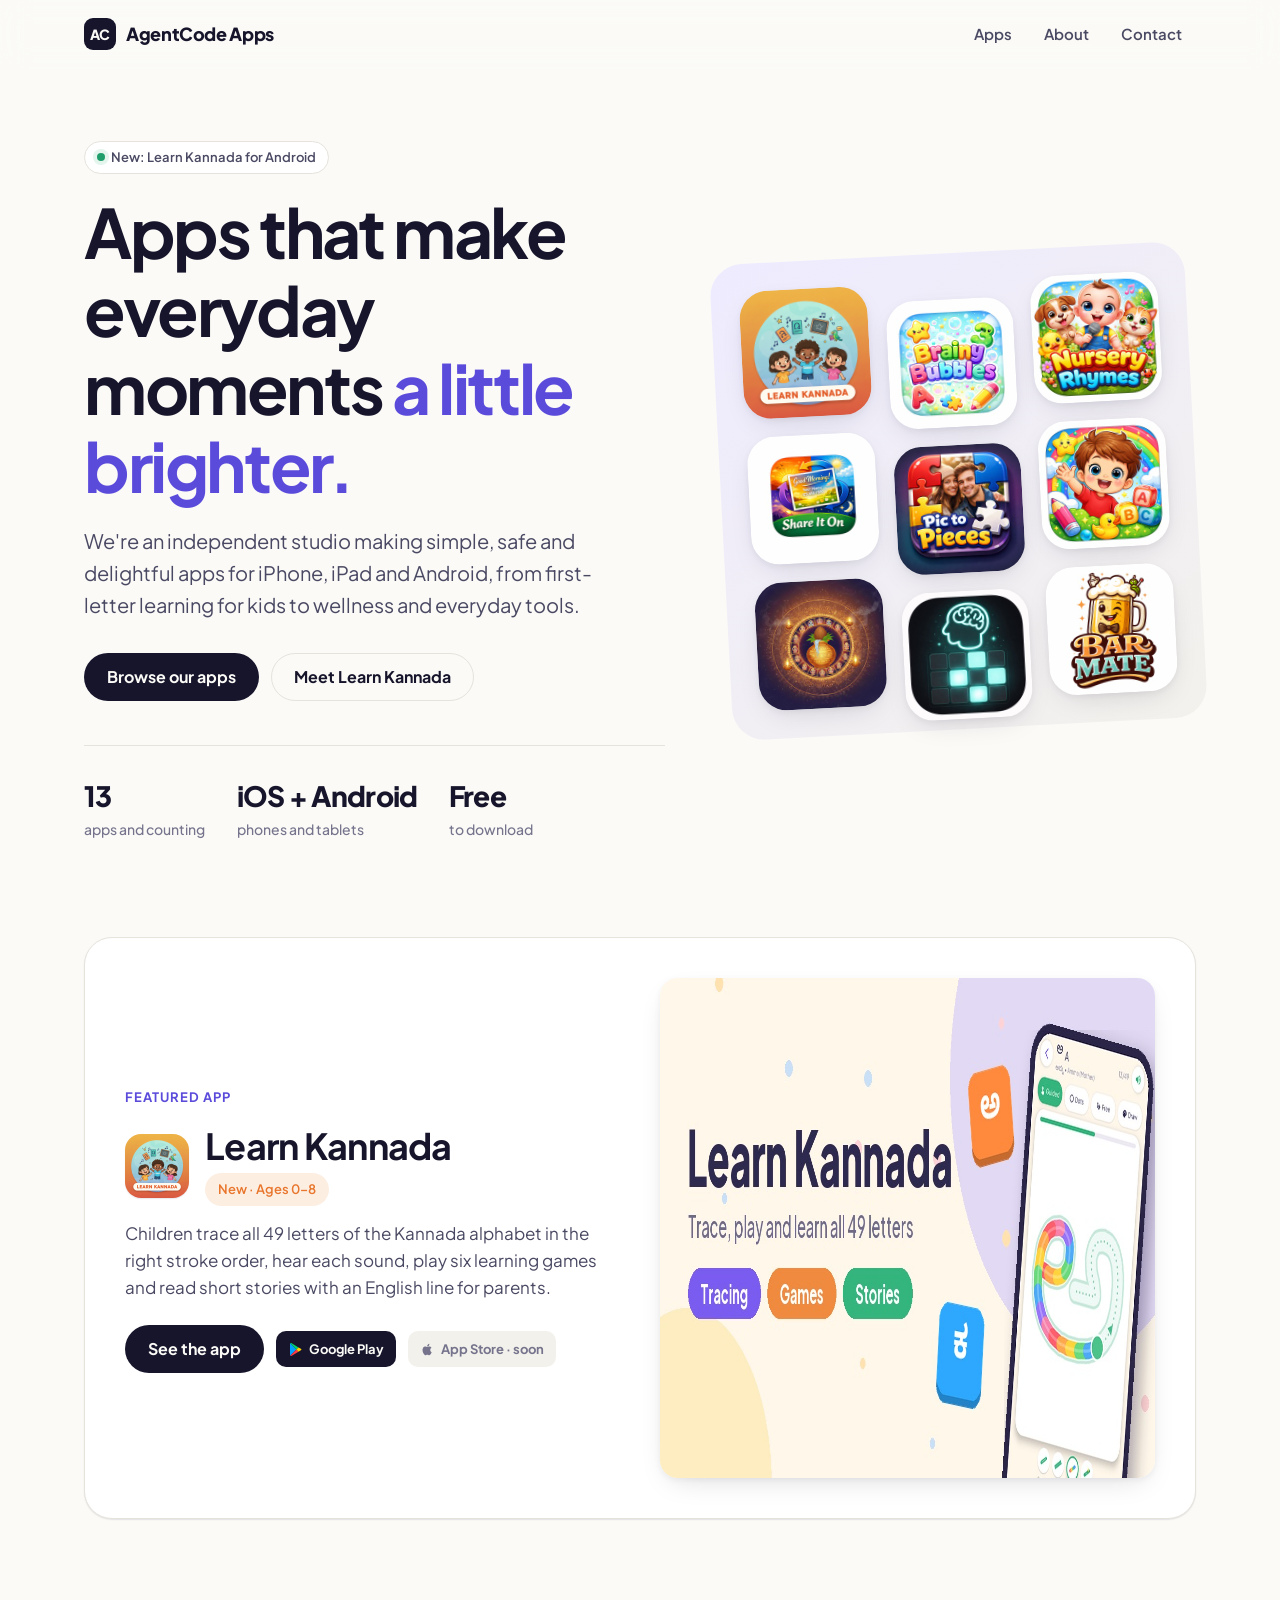
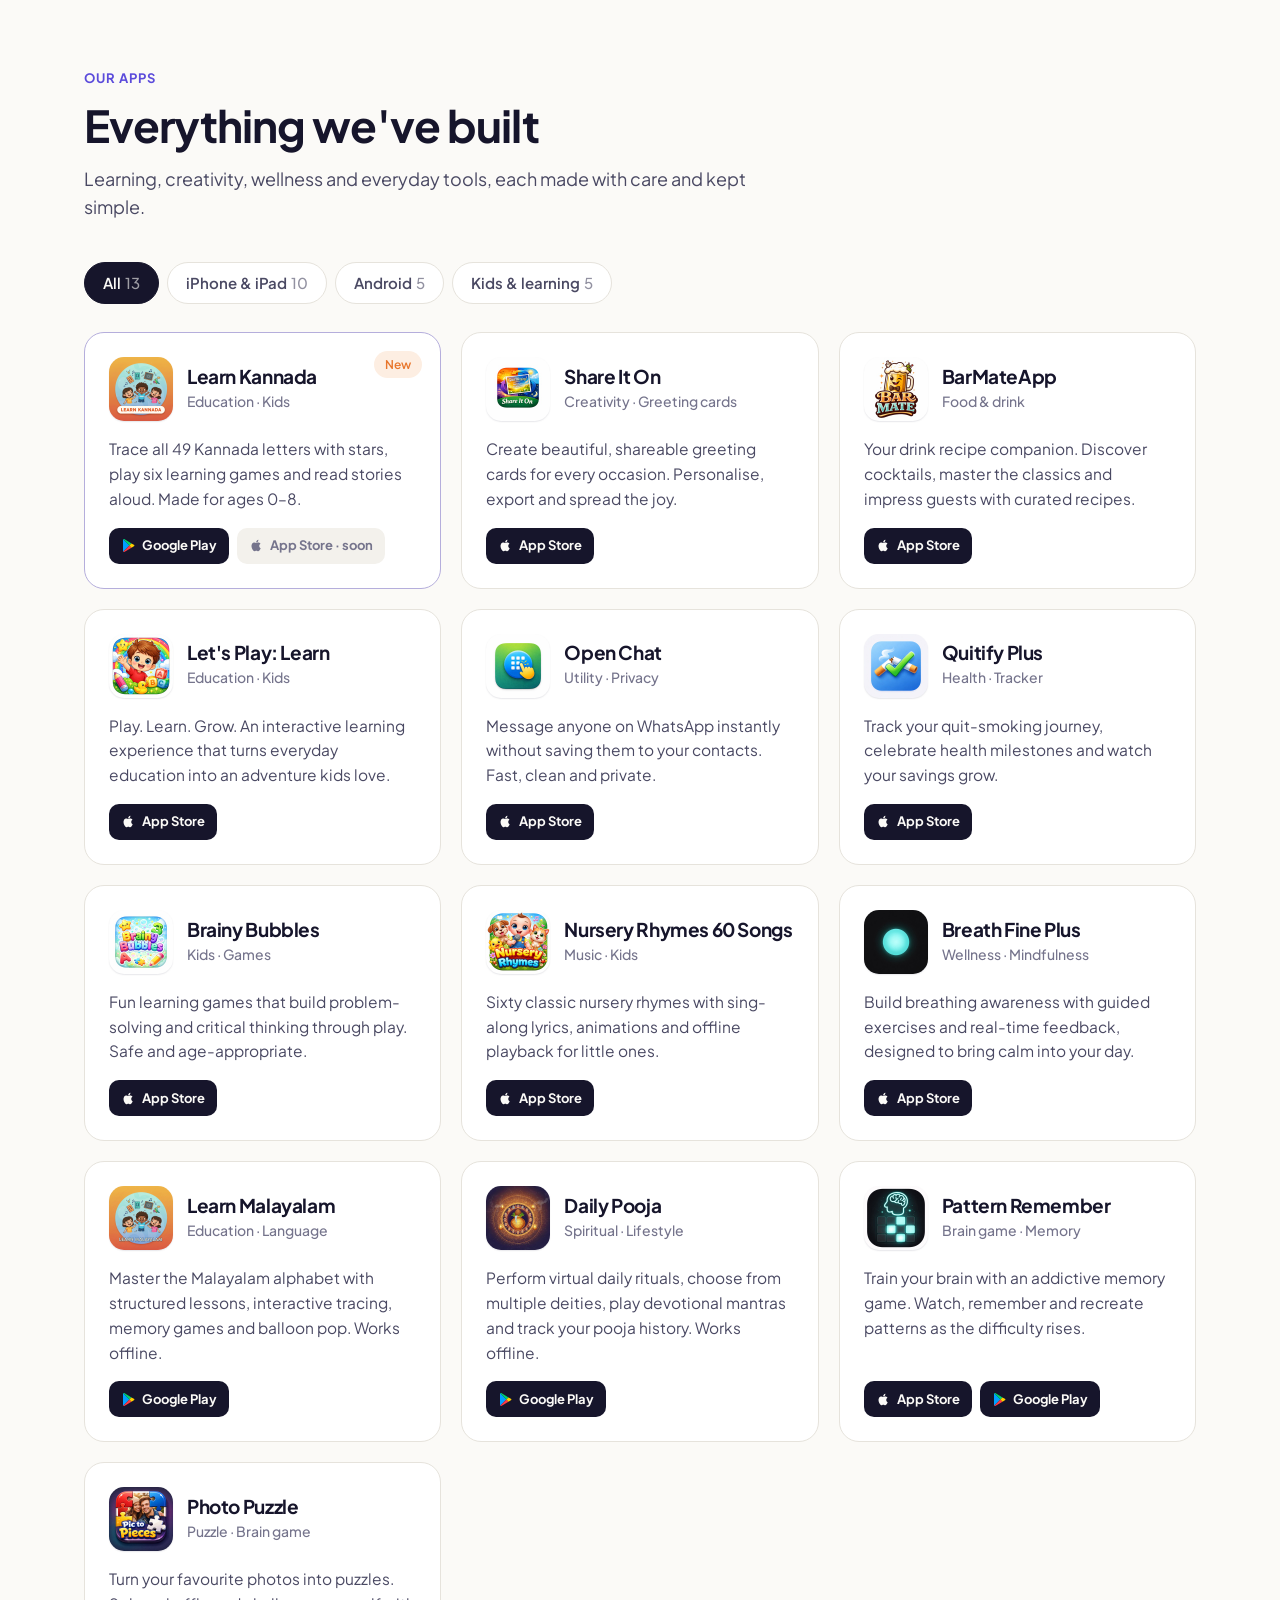
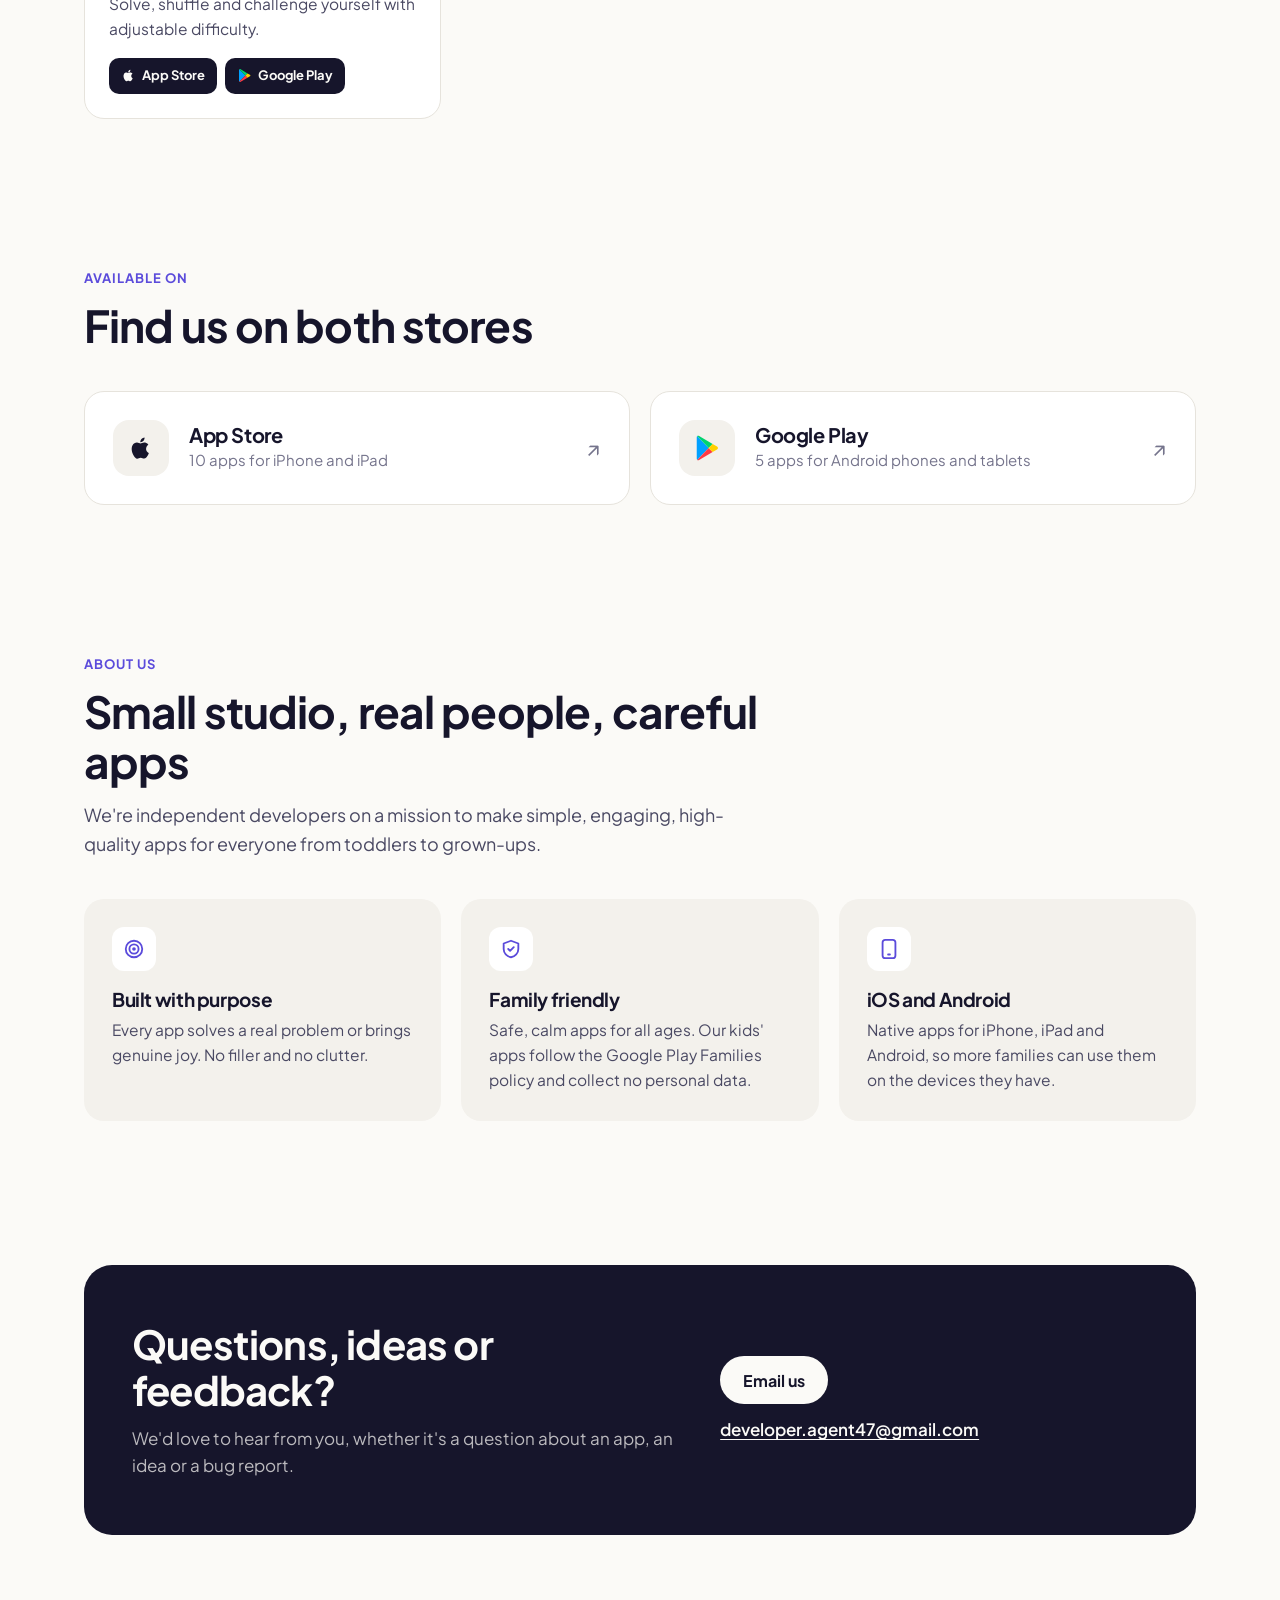
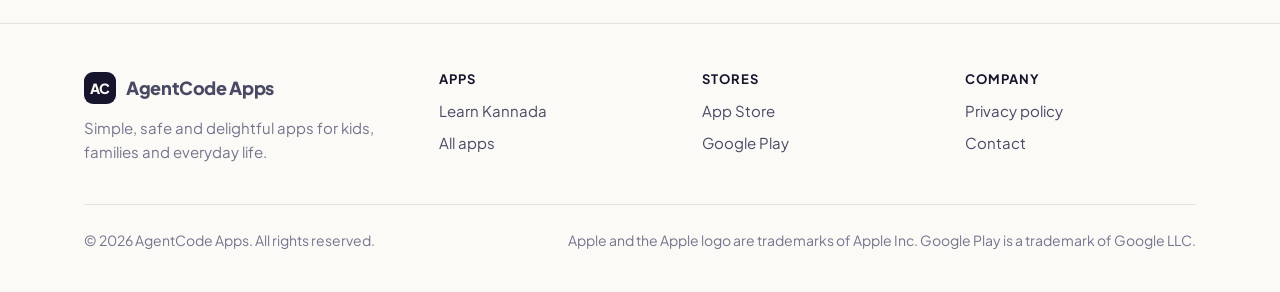
<file: public/index.html>
<!doctype html>
<html lang="en">
<head>
  <meta charset="utf-8">
  <meta name="viewport" content="width=device-width, initial-scale=1">
  <title>AgentCode Apps · Apps for kids, families and everyday life</title>
  <meta name="description" content="AgentCode Apps is an independent studio making simple, safe and delightful apps for iPhone, iPad and Android: learning apps for kids, wellness, creativity and everyday tools.">
  <link rel="canonical" href="https://agentcode-apps.web.app/">
  <meta property="og:type" content="website">
  <meta property="og:title" content="AgentCode Apps">
  <meta property="og:description" content="Simple, safe and delightful apps for kids, families and everyday life, on iOS and Android.">
  <meta property="og:url" content="https://agentcode-apps.web.app/">
  <meta property="og:image" content="https://agentcode-apps.web.app/learn-kannada/img/feature.jpg">
  <meta name="theme-color" content="#fbfaf7" media="(prefers-color-scheme: light)">
  <meta name="theme-color" content="#0f0f1a" media="(prefers-color-scheme: dark)">
  <link rel="icon" href="favicon.svg" type="image/svg+xml">
  <link rel="apple-touch-icon" href="apple-touch-icon.png">
  <link rel="preconnect" href="https://fonts.googleapis.com">
  <link rel="preconnect" href="https://fonts.gstatic.com" crossorigin>
  <link href="https://fonts.googleapis.com/css2?family=Plus+Jakarta+Sans:wght@400;500;600;700;800&display=swap" rel="stylesheet">
  <link rel="stylesheet" href="assets/site.css">
  <style>
    /* Hero */
    .hero { padding: 72px 0 40px; position: relative; }
    .hero-grid { display: grid; grid-template-columns: 1.1fr .9fr; gap: 56px; align-items: center; }
    .hero h1 { font-size: clamp(40px, 6.4vw, 68px); letter-spacing: -0.035em; margin-top: 18px; }
    .hero h1 em { font-style: normal; color: var(--accent); }
    .hero-lede { font-size: clamp(18px, 2vw, 20px); color: var(--ink-2); margin-top: 20px; max-width: 540px; }
    .hero-cta { display: flex; flex-wrap: wrap; gap: 12px; margin-top: 32px; }
    .hero-stats { display: flex; flex-wrap: wrap; gap: 32px; margin-top: 44px; padding-top: 28px; border-top: 1px solid var(--line); }
    .hero-stats div { display: flex; flex-direction: column; }
    .hero-stats b { font-size: 28px; font-weight: 800; letter-spacing: -0.03em; }
    .hero-stats span { color: var(--ink-3); font-size: 14px; font-weight: 500; }
    .icon-wall { position: relative; display: grid; grid-template-columns: repeat(3, 1fr); gap: 18px; padding: 28px; border-radius: 32px; background: linear-gradient(145deg, var(--accent-soft), var(--surface-2)); transform: rotate(-3deg); }
    .icon-wall img { width: 100%; aspect-ratio: 1; border-radius: 22%; box-shadow: var(--shadow-md); background: var(--surface); }
    .icon-wall img:nth-child(3n+2) { transform: translateY(18px); }
    @media (max-width: 900px) {
      .hero { padding-top: 40px; }
      .hero-grid { grid-template-columns: 1fr; gap: 40px; }
      .icon-wall { max-width: 420px; transform: rotate(-2deg); gap: 14px; padding: 20px; }
    }
    @media (max-width: 640px) { .icon-wall { max-width: 300px; margin: 0 auto; gap: 12px; padding: 16px; border-radius: 24px; } .hero-stats { gap: 20px 28px; } .hero-stats b { font-size: 24px; } }

    /* Featured */
    .feature-card { display: grid; grid-template-columns: 1fr 1fr; align-items: center; gap: 40px; padding: 40px; border-radius: 28px; background: var(--surface); border: 1px solid var(--line); box-shadow: var(--shadow-sm); overflow: hidden; }
    .feature-card .ft-head { display: flex; align-items: center; gap: 16px; margin: 16px 0 14px; }
    .feature-card .ft-head img { width: 64px; height: 64px; border-radius: 16px; box-shadow: var(--shadow-sm); }
    .feature-card h2 { font-size: clamp(26px, 3.4vw, 36px); }
    .feature-card p { color: var(--ink-2); }
    .feature-card .feature-art { border-radius: 18px; overflow: hidden; box-shadow: var(--shadow-md); }
    .feature-card .ft-actions { display: flex; flex-wrap: wrap; align-items: center; gap: 12px; margin-top: 24px; }
    .tag-new { background: var(--orange-soft); color: var(--orange); border-color: transparent; }
    @media (max-width: 860px) { .feature-card { grid-template-columns: 1fr; padding: 24px; gap: 24px; } .feature-card .feature-art { order: -1; } }

    /* Filters */
    .filters { display: flex; flex-wrap: wrap; gap: 8px; margin-bottom: 28px; }
    .filters button { font: inherit; font-size: 15px; font-weight: 600; min-height: 42px; padding: 0 18px; border-radius: 999px; border: 1px solid var(--line); background: var(--surface); color: var(--ink-2); cursor: pointer; }
    .filters button:hover { color: var(--ink); border-color: var(--ink-3); }
    .filters button[aria-pressed="true"] { background: var(--ink); color: var(--bg); border-color: var(--ink); }
    .filters .count { opacity: .6; font-weight: 500; margin-left: 4px; }

    /* App grid */
    .app-grid { display: grid; grid-template-columns: repeat(3, 1fr); gap: 20px; list-style: none; margin: 0; padding: 0; }
    .app-card { position: relative; display: flex; flex-direction: column; gap: 16px; padding: 24px; border-radius: var(--radius); background: var(--surface); border: 1px solid var(--line); transition: transform .2s, box-shadow .2s, border-color .2s; }
    .app-card:hover { transform: translateY(-3px); box-shadow: var(--shadow-md); border-color: transparent; }
    .app-card[hidden] { display: none; }
    .app-top { display: flex; align-items: center; gap: 14px; }
    .app-icon { width: 64px; height: 64px; border-radius: 15px; flex: none; box-shadow: var(--shadow-sm); background: var(--surface-2); }
    .app-card h3 { font-size: 19px; }
    .app-card h3 a { color: inherit; text-decoration: none; }
    .app-card h3 a::after { content: ""; position: absolute; inset: 0; border-radius: inherit; }
    .app-cat { font-size: 14px; color: var(--ink-3); font-weight: 500; margin-top: 2px; }
    .app-desc { color: var(--ink-2); font-size: 15.5px; flex: 1; }
    .app-stores { display: flex; flex-wrap: wrap; gap: 8px; position: relative; z-index: 1; }
    .app-card .pill { position: absolute; top: 18px; right: 18px; font-size: 12px; padding: 3px 10px; }
    .app-card.is-featured { border-color: color-mix(in srgb, var(--accent) 35%, var(--line)); }
    .app-more { font-size: 14px; font-weight: 700; color: var(--accent); }
    @media (max-width: 960px) { .app-grid { grid-template-columns: repeat(2, 1fr); } }
    @media (max-width: 620px) { .app-grid { grid-template-columns: 1fr; } .app-card { padding: 20px; } }

    /* Platforms */
    .platforms { display: grid; grid-template-columns: 1fr 1fr; gap: 20px; }
    .platform { display: flex; align-items: center; gap: 20px; padding: 28px; border-radius: var(--radius); background: var(--surface); border: 1px solid var(--line); text-decoration: none; color: var(--ink); transition: box-shadow .2s, transform .2s; }
    .platform:hover { box-shadow: var(--shadow-md); transform: translateY(-2px); }
    .platform .p-logo { width: 56px; height: 56px; border-radius: 16px; display: grid; place-items: center; background: var(--surface-2); flex: none; }
    .platform .p-logo svg { width: 28px; height: 28px; }
    .platform h3 { font-size: 20px; }
    .platform p { color: var(--ink-3); font-size: 15px; margin-top: 2px; }
    .platform .arrow { margin-left: auto; font-size: 22px; color: var(--ink-3); }
    @media (max-width: 720px) { .platforms { grid-template-columns: 1fr; } .platform { padding: 20px; } }

    /* Values */
    .values { display: grid; grid-template-columns: repeat(3, 1fr); gap: 20px; }
    .value { padding: 28px; border-radius: var(--radius); background: var(--surface-2); }
    .value .v-ico { width: 44px; height: 44px; border-radius: 12px; display: grid; place-items: center; background: var(--surface); margin-bottom: 18px; }
    .value .v-ico svg { width: 22px; height: 22px; stroke: var(--accent); }
    .value h3 { font-size: 19px; }
    .value p { color: var(--ink-2); margin-top: 8px; font-size: 15.5px; }
    @media (max-width: 860px) { .values { grid-template-columns: 1fr; } }

    /* Contact band */
    .contact { border-radius: 28px; padding: 56px 48px; background: var(--ink); color: var(--bg); display: grid; grid-template-columns: 1.3fr 1fr; gap: 32px; align-items: center; }
    .contact h2 { color: var(--bg); font-size: clamp(28px, 4vw, 40px); }
    .contact p { color: color-mix(in srgb, var(--bg) 72%, transparent); margin-top: 12px; }
    .contact .contact-actions { display: flex; flex-direction: column; gap: 12px; align-items: flex-start; }
    .contact .btn-primary { background: var(--bg); color: var(--ink); }
    .contact .mail { color: var(--bg); font-weight: 600; word-break: break-all; }
    @media (max-width: 820px) { .contact { grid-template-columns: 1fr; padding: 36px 24px; } }
  </style>
</head>
<body>
  <a class="skip-link" href="#main">Skip to content</a>

  <header class="site-header">
    <nav class="container nav" aria-label="Main">
      <a class="brand" href="./" aria-label="AgentCode Apps home"><span class="brand-mark" aria-hidden="true">AC</span>AgentCode Apps</a>
      <ul class="nav-links">
        <li><a href="#apps">Apps</a></li>
        <li class="hide-sm"><a href="#about">About</a></li>
        <li><a href="#contact">Contact</a></li>
      </ul>
    </nav>
  </header>

  <main id="main">
    <!-- Hero -->
    <section class="hero">
      <div class="container hero-grid">
        <div>
          <span class="pill"><span class="dot" aria-hidden="true"></span> New: Learn Kannada for Android</span>
          <h1>Apps that make everyday moments <em>a little brighter.</em></h1>
          <p class="hero-lede">We're an independent studio making simple, safe and delightful apps for iPhone, iPad and Android, from first-letter learning for kids to wellness and everyday tools.</p>
          <div class="hero-cta">
            <a class="btn btn-primary" href="#apps">Browse our apps</a>
            <a class="btn btn-ghost" href="learn-kannada/">Meet Learn Kannada</a>
          </div>
          <div class="hero-stats">
            <div><b>13</b><span>apps and counting</span></div>
            <div><b>iOS + Android</b><span>phones and tablets</span></div>
            <div><b>Free</b><span>to download</span></div>
          </div>
        </div>
        <div class="icon-wall" aria-hidden="true">
          <img src="assets/icons/learn-kannada.png" alt="" width="128" height="128">
          <img src="assets/icons/brainy-bubbles.jpg" alt="" width="128" height="128">
          <img src="assets/icons/nursery-rhymes.jpg" alt="" width="128" height="128">
          <img src="assets/icons/share-it-on.jpg" alt="" width="128" height="128">
          <img src="assets/icons/photo-puzzle.jpg" alt="" width="128" height="128">
          <img src="assets/icons/lets-play-learn.jpg" alt="" width="128" height="128">
          <img src="assets/icons/daily-pooja.jpg" alt="" width="128" height="128">
          <img src="assets/icons/pattern-remember.jpg" alt="" width="128" height="128">
          <img src="assets/icons/barmate.jpg" alt="" width="128" height="128">
        </div>
      </div>
    </section>

    <!-- Featured -->
    <section class="section-tight" aria-labelledby="featured-title">
      <div class="container">
        <div class="feature-card">
          <div>
            <span class="eyebrow">Featured app</span>
            <div class="ft-head">
              <img src="assets/icons/learn-kannada.png" alt="" width="64" height="64">
              <div>
                <h2 id="featured-title">Learn Kannada</h2>
                <span class="pill tag-new" style="margin-top:6px">New · Ages 0–8</span>
              </div>
            </div>
            <p>Children trace all 49 letters of the Kannada alphabet in the right stroke order, hear each sound, play six learning games and read short stories with an English line for parents.</p>
            <div class="ft-actions">
              <a class="btn btn-primary" href="learn-kannada/">See the app</a>
              <a class="store-chip" href="https://play.google.com/store/apps/details?id=com.agentcode47.learnkannada" rel="noopener" target="_blank"><svg viewBox="0 0 24 24" aria-hidden="true"><use href="#i-play"/></svg>Google Play</a>
              <span class="store-chip is-soon"><svg viewBox="0 0 24 24" aria-hidden="true"><use href="#i-apple"/></svg>App Store · soon</span>
            </div>
          </div>
          <a class="feature-art" href="learn-kannada/" tabindex="-1" aria-hidden="true">
            <img src="learn-kannada/img/feature.jpg" alt="" width="1024" height="500" loading="lazy">
          </a>
        </div>
      </div>
    </section>

    <!-- Apps -->
    <section class="section" id="apps" aria-labelledby="apps-title">
      <div class="container">
        <div class="section-head">
          <span class="eyebrow">Our apps</span>
          <h2 id="apps-title">Everything we've built</h2>
          <p>Learning, creativity, wellness and everyday tools, each made with care and kept simple.</p>
        </div>

        <div class="filters" role="group" aria-label="Filter apps">
          <button type="button" data-filter="all" aria-pressed="true">All<span class="count">13</span></button>
          <button type="button" data-filter="ios" aria-pressed="false">iPhone &amp; iPad<span class="count">10</span></button>
          <button type="button" data-filter="android" aria-pressed="false">Android<span class="count">5</span></button>
          <button type="button" data-filter="kids" aria-pressed="false">Kids &amp; learning<span class="count">5</span></button>
        </div>
        <p class="visually-hidden" id="filter-status" aria-live="polite"></p>

        <ul class="app-grid" id="app-grid">
          <li class="app-card is-featured" data-platform="android" data-tags="kids">
            <span class="pill tag-new">New</span>
            <div class="app-top">
              <img class="app-icon" src="assets/icons/learn-kannada.png" alt="" width="64" height="64" loading="lazy">
              <div><h3><a href="learn-kannada/">Learn Kannada</a></h3><p class="app-cat">Education · Kids</p></div>
            </div>
            <p class="app-desc">Trace all 49 Kannada letters with stars, play six learning games and read stories aloud. Made for ages 0–8.</p>
            <div class="app-stores">
              <a class="store-chip" href="https://play.google.com/store/apps/details?id=com.agentcode47.learnkannada" rel="noopener" target="_blank"><svg viewBox="0 0 24 24" aria-hidden="true"><use href="#i-play"/></svg>Google Play</a>
              <span class="store-chip is-soon"><svg viewBox="0 0 24 24" aria-hidden="true"><use href="#i-apple"/></svg>App Store · soon</span>
            </div>
          </li>

          <li class="app-card" data-platform="ios" data-tags="">
            <div class="app-top">
              <img class="app-icon" src="assets/icons/share-it-on.jpg" alt="" width="64" height="64" loading="lazy">
              <div><h3>Share It On</h3><p class="app-cat">Creativity · Greeting cards</p></div>
            </div>
            <p class="app-desc">Create beautiful, shareable greeting cards for every occasion. Personalise, export and spread the joy.</p>
            <div class="app-stores">
              <a class="store-chip" href="https://apps.apple.com/us/app/share-it-on/id6759092758" rel="noopener" target="_blank"><svg viewBox="0 0 24 24" aria-hidden="true"><use href="#i-apple"/></svg>App Store</a>
            </div>
          </li>

          <li class="app-card" data-platform="ios" data-tags="">
            <div class="app-top">
              <img class="app-icon" src="assets/icons/barmate.jpg" alt="" width="64" height="64" loading="lazy">
              <div><h3>BarMateApp</h3><p class="app-cat">Food &amp; drink</p></div>
            </div>
            <p class="app-desc">Your drink recipe companion. Discover cocktails, master the classics and impress guests with curated recipes.</p>
            <div class="app-stores">
              <a class="store-chip" href="https://apps.apple.com/us/app/barmateapp/id6758566827" rel="noopener" target="_blank"><svg viewBox="0 0 24 24" aria-hidden="true"><use href="#i-apple"/></svg>App Store</a>
            </div>
          </li>

          <li class="app-card" data-platform="ios" data-tags="kids">
            <div class="app-top">
              <img class="app-icon" src="assets/icons/lets-play-learn.jpg" alt="" width="64" height="64" loading="lazy">
              <div><h3>Let's Play: Learn</h3><p class="app-cat">Education · Kids</p></div>
            </div>
            <p class="app-desc">Play. Learn. Grow. An interactive learning experience that turns everyday education into an adventure kids love.</p>
            <div class="app-stores">
              <a class="store-chip" href="https://apps.apple.com/us/app/lets-play-learn/id6758079373" rel="noopener" target="_blank"><svg viewBox="0 0 24 24" aria-hidden="true"><use href="#i-apple"/></svg>App Store</a>
            </div>
          </li>

          <li class="app-card" data-platform="ios" data-tags="">
            <div class="app-top">
              <img class="app-icon" src="assets/icons/open-chat.jpg" alt="" width="64" height="64" loading="lazy">
              <div><h3>Open Chat</h3><p class="app-cat">Utility · Privacy</p></div>
            </div>
            <p class="app-desc">Message anyone on WhatsApp instantly without saving them to your contacts. Fast, clean and private.</p>
            <div class="app-stores">
              <a class="store-chip" href="https://apps.apple.com/us/app/open-chat-without-saving/id6758138323" rel="noopener" target="_blank"><svg viewBox="0 0 24 24" aria-hidden="true"><use href="#i-apple"/></svg>App Store</a>
            </div>
          </li>

          <li class="app-card" data-platform="ios" data-tags="">
            <div class="app-top">
              <img class="app-icon" src="assets/icons/quitify-plus.jpg" alt="" width="64" height="64" loading="lazy">
              <div><h3>Quitify Plus</h3><p class="app-cat">Health · Tracker</p></div>
            </div>
            <p class="app-desc">Track your quit-smoking journey, celebrate health milestones and watch your savings grow.</p>
            <div class="app-stores">
              <a class="store-chip" href="https://apps.apple.com/us/app/quitify-plus/id6757913553" rel="noopener" target="_blank"><svg viewBox="0 0 24 24" aria-hidden="true"><use href="#i-apple"/></svg>App Store</a>
            </div>
          </li>

          <li class="app-card" data-platform="ios" data-tags="kids">
            <div class="app-top">
              <img class="app-icon" src="assets/icons/brainy-bubbles.jpg" alt="" width="64" height="64" loading="lazy">
              <div><h3>Brainy Bubbles</h3><p class="app-cat">Kids · Games</p></div>
            </div>
            <p class="app-desc">Fun learning games that build problem-solving and critical thinking through play. Safe and age-appropriate.</p>
            <div class="app-stores">
              <a class="store-chip" href="https://apps.apple.com/us/app/brainy-bubbles/id6757952775" rel="noopener" target="_blank"><svg viewBox="0 0 24 24" aria-hidden="true"><use href="#i-apple"/></svg>App Store</a>
            </div>
          </li>

          <li class="app-card" data-platform="ios" data-tags="kids">
            <div class="app-top">
              <img class="app-icon" src="assets/icons/nursery-rhymes.jpg" alt="" width="64" height="64" loading="lazy">
              <div><h3>Nursery Rhymes 60 Songs</h3><p class="app-cat">Music · Kids</p></div>
            </div>
            <p class="app-desc">Sixty classic nursery rhymes with sing-along lyrics, animations and offline playback for little ones.</p>
            <div class="app-stores">
              <a class="store-chip" href="https://apps.apple.com/us/app/nursery-rhymes-60-songs/id6757390639" rel="noopener" target="_blank"><svg viewBox="0 0 24 24" aria-hidden="true"><use href="#i-apple"/></svg>App Store</a>
            </div>
          </li>

          <li class="app-card" data-platform="ios" data-tags="">
            <div class="app-top">
              <img class="app-icon" src="assets/icons/breath-fine-plus.jpg" alt="" width="64" height="64" loading="lazy">
              <div><h3>Breath Fine Plus</h3><p class="app-cat">Wellness · Mindfulness</p></div>
            </div>
            <p class="app-desc">Build breathing awareness with guided exercises and real-time feedback, designed to bring calm into your day.</p>
            <div class="app-stores">
              <a class="store-chip" href="https://apps.apple.com/us/app/breath-fine-plus/id6757753190" rel="noopener" target="_blank"><svg viewBox="0 0 24 24" aria-hidden="true"><use href="#i-apple"/></svg>App Store</a>
            </div>
          </li>

          <li class="app-card" data-platform="android" data-tags="kids">
            <div class="app-top">
              <img class="app-icon" src="assets/icons/learn-malayalam.jpg" alt="" width="64" height="64" loading="lazy">
              <div><h3>Learn Malayalam</h3><p class="app-cat">Education · Language</p></div>
            </div>
            <p class="app-desc">Master the Malayalam alphabet with structured lessons, interactive tracing, memory games and balloon pop. Works offline.</p>
            <div class="app-stores">
              <a class="store-chip" href="https://play.google.com/store/apps/details?id=com.agentcode47.malayalamlearning" rel="noopener" target="_blank"><svg viewBox="0 0 24 24" aria-hidden="true"><use href="#i-play"/></svg>Google Play</a>
            </div>
          </li>

          <li class="app-card" data-platform="android" data-tags="">
            <div class="app-top">
              <img class="app-icon" src="assets/icons/daily-pooja.jpg" alt="" width="64" height="64" loading="lazy">
              <div><h3>Daily Pooja</h3><p class="app-cat">Spiritual · Lifestyle</p></div>
            </div>
            <p class="app-desc">Perform virtual daily rituals, choose from multiple deities, play devotional mantras and track your pooja history. Works offline.</p>
            <div class="app-stores">
              <a class="store-chip" href="https://play.google.com/store/apps/details?id=com.agentcode47.dailypooja" rel="noopener" target="_blank"><svg viewBox="0 0 24 24" aria-hidden="true"><use href="#i-play"/></svg>Google Play</a>
            </div>
          </li>

          <li class="app-card" data-platform="ios android" data-tags="">
            <div class="app-top">
              <img class="app-icon" src="assets/icons/pattern-remember.jpg" alt="" width="64" height="64" loading="lazy">
              <div><h3>Pattern Remember</h3><p class="app-cat">Brain game · Memory</p></div>
            </div>
            <p class="app-desc">Train your brain with an addictive memory game. Watch, remember and recreate patterns as the difficulty rises.</p>
            <div class="app-stores">
              <a class="store-chip" href="https://apps.apple.com/us/app/pattern-remember-memory-game/id6760246144" rel="noopener" target="_blank"><svg viewBox="0 0 24 24" aria-hidden="true"><use href="#i-apple"/></svg>App Store</a>
              <a class="store-chip" href="https://play.google.com/store/apps/details?id=com.agentcode7.memorygame" rel="noopener" target="_blank"><svg viewBox="0 0 24 24" aria-hidden="true"><use href="#i-play"/></svg>Google Play</a>
            </div>
          </li>

          <li class="app-card" data-platform="ios android" data-tags="">
            <div class="app-top">
              <img class="app-icon" src="assets/icons/photo-puzzle.jpg" alt="" width="64" height="64" loading="lazy">
              <div><h3>Photo Puzzle</h3><p class="app-cat">Puzzle · Brain game</p></div>
            </div>
            <p class="app-desc">Turn your favourite photos into puzzles. Solve, shuffle and challenge yourself with adjustable difficulty.</p>
            <div class="app-stores">
              <a class="store-chip" href="https://apps.apple.com/us/app/pictopieces/id6759856769" rel="noopener" target="_blank"><svg viewBox="0 0 24 24" aria-hidden="true"><use href="#i-apple"/></svg>App Store</a>
              <a class="store-chip" href="https://play.google.com/store/apps/details?id=com.agentcode47.photopuzzle" rel="noopener" target="_blank"><svg viewBox="0 0 24 24" aria-hidden="true"><use href="#i-play"/></svg>Google Play</a>
            </div>
          </li>
        </ul>
      </div>
    </section>

    <!-- Platforms -->
    <section class="section-tight" id="platforms" aria-labelledby="platforms-title">
      <div class="container">
        <div class="section-head">
          <span class="eyebrow">Available on</span>
          <h2 id="platforms-title">Find us on both stores</h2>
        </div>
        <div class="platforms">
          <a class="platform" href="https://apps.apple.com/us/developer/chill-guy/id1856081124" rel="noopener" target="_blank">
            <span class="p-logo"><svg viewBox="0 0 24 24" aria-hidden="true" style="color:var(--ink)"><use href="#i-apple"/></svg></span>
            <span><h3>App Store</h3><p>10 apps for iPhone and iPad</p></span>
            <span class="arrow" aria-hidden="true">↗</span>
          </a>
          <a class="platform" href="https://play.google.com/store/apps/developer?id=AgentCodeApps" rel="noopener" target="_blank">
            <span class="p-logo"><svg viewBox="0 0 24 24" aria-hidden="true"><use href="#i-play"/></svg></span>
            <span><h3>Google Play</h3><p>5 apps for Android phones and tablets</p></span>
            <span class="arrow" aria-hidden="true">↗</span>
          </a>
        </div>
      </div>
    </section>

    <!-- About -->
    <section class="section" id="about" aria-labelledby="about-title">
      <div class="container">
        <div class="section-head">
          <span class="eyebrow">About us</span>
          <h2 id="about-title">Small studio, real people, careful apps</h2>
          <p>We're independent developers on a mission to make simple, engaging, high-quality apps for everyone from toddlers to grown-ups.</p>
        </div>
        <div class="values">
          <div class="value">
            <div class="v-ico"><svg viewBox="0 0 24 24" fill="none" stroke-width="2" stroke-linecap="round" stroke-linejoin="round" aria-hidden="true"><circle cx="12" cy="12" r="9"/><circle cx="12" cy="12" r="5"/><circle cx="12" cy="12" r="1"/></svg></div>
            <h3>Built with purpose</h3>
            <p>Every app solves a real problem or brings genuine joy. No filler and no clutter.</p>
          </div>
          <div class="value">
            <div class="v-ico"><svg viewBox="0 0 24 24" fill="none" stroke-width="2" stroke-linecap="round" stroke-linejoin="round" aria-hidden="true"><path d="M12 3l8 3v6c0 4.5-3.4 8.3-8 9-4.6-.7-8-4.5-8-9V6l8-3z"/><path d="M9 12l2 2 4-4"/></svg></div>
            <h3>Family friendly</h3>
            <p>Safe, calm apps for all ages. Our kids' apps follow the Google Play Families policy and collect no personal data.</p>
          </div>
          <div class="value">
            <div class="v-ico"><svg viewBox="0 0 24 24" fill="none" stroke-width="2" stroke-linecap="round" stroke-linejoin="round" aria-hidden="true"><rect x="5" y="2" width="14" height="20" rx="3"/><path d="M11 18h2"/></svg></div>
            <h3>iOS and Android</h3>
            <p>Native apps for iPhone, iPad and Android, so more families can use them on the devices they have.</p>
          </div>
        </div>
      </div>
    </section>

    <!-- Contact -->
    <section class="section-tight" id="contact" aria-labelledby="contact-title" style="padding-bottom:88px">
      <div class="container">
        <div class="contact">
          <div>
            <h2 id="contact-title">Questions, ideas or feedback?</h2>
            <p>We'd love to hear from you, whether it's a question about an app, an idea or a bug report.</p>
          </div>
          <div class="contact-actions">
            <a class="btn btn-primary" href="mailto:developer.agent47@gmail.com">Email us</a>
            <a class="mail" href="mailto:developer.agent47@gmail.com">developer.agent47@gmail.com</a>
          </div>
        </div>
      </div>
    </section>
  </main>

  <footer class="site-footer">
    <div class="container">
      <div class="footer-grid">
        <div class="footer-about">
          <a class="brand" href="./"><span class="brand-mark" aria-hidden="true">AC</span>AgentCode Apps</a>
          <p>Simple, safe and delightful apps for kids, families and everyday life.</p>
        </div>
        <div>
          <h3>Apps</h3>
          <ul>
            <li><a href="learn-kannada/">Learn Kannada</a></li>
            <li><a href="#apps">All apps</a></li>
          </ul>
        </div>
        <div>
          <h3>Stores</h3>
          <ul>
            <li><a href="https://apps.apple.com/us/developer/chill-guy/id1856081124" rel="noopener" target="_blank">App Store</a></li>
            <li><a href="https://play.google.com/store/apps/developer?id=AgentCodeApps" rel="noopener" target="_blank">Google Play</a></li>
          </ul>
        </div>
        <div>
          <h3>Company</h3>
          <ul>
            <li><a href="privacy">Privacy policy</a></li>
            <li><a href="mailto:developer.agent47@gmail.com">Contact</a></li>
          </ul>
        </div>
      </div>
      <div class="footer-bottom">
        <span>© 2026 AgentCode Apps. All rights reserved.</span>
        <span>Apple and the Apple logo are trademarks of Apple Inc. Google Play is a trademark of Google LLC.</span>
      </div>
    </div>
  </footer>

  <!-- Shared icons -->
  <svg width="0" height="0" style="position:absolute" aria-hidden="true">
    <symbol id="i-apple" viewBox="0 0 24 24"><path fill="currentColor" d="M16.37 12.6c-.02-2.3 1.88-3.4 1.96-3.46-1.07-1.56-2.73-1.78-3.32-1.8-1.41-.14-2.76.83-3.48.83-.72 0-1.82-.81-3-.79-1.54.02-2.96.9-3.76 2.28-1.6 2.78-.41 6.9 1.15 9.16.76 1.1 1.67 2.34 2.86 2.3 1.15-.05 1.58-.74 2.97-.74 1.38 0 1.77.74 2.98.72 1.23-.02 2.01-1.12 2.76-2.23.87-1.28 1.23-2.52 1.25-2.58-.03-.01-2.4-.92-2.42-3.65zM14.1 5.86c.63-.77 1.06-1.83.94-2.89-.91.04-2.01.61-2.66 1.37-.58.67-1.09 1.75-.95 2.79 1.01.08 2.04-.51 2.67-1.27z"/></symbol>
    <symbol id="i-play" viewBox="0 0 24 24"><path fill="#00a0ff" d="M3.61 1.81 13.42 12 3.61 22.19c-.25-.26-.4-.66-.4-1.16V2.97c0-.5.15-.9.4-1.16z"/><path fill="#00d36e" d="M16.81 8.6 13.42 12 3.61 1.81c.37-.39.98-.44 1.67-.05l11.53 6.84z"/><path fill="#ff3a44" d="M16.81 15.4 5.28 22.24c-.69.39-1.3.34-1.67-.05L13.42 12l3.39 3.4z"/><path fill="#ffd000" d="M20.6 10.8c1.1.62 1.1 1.78 0 2.4l-3.79 2.2L13.42 12l3.39-3.4 3.79 2.2z"/></symbol>
  </svg>

  <script>
    (function () {
      var header = document.querySelector('.site-header');
      var onScroll = function () { header.classList.toggle('scrolled', window.scrollY > 8); };
      window.addEventListener('scroll', onScroll, { passive: true }); onScroll();

      var buttons = document.querySelectorAll('.filters button');
      var cards = document.querySelectorAll('#app-grid .app-card');
      var status = document.getElementById('filter-status');
      buttons.forEach(function (btn) {
        btn.addEventListener('click', function () {
          var f = btn.getAttribute('data-filter'), shown = 0;
          buttons.forEach(function (b) { b.setAttribute('aria-pressed', b === btn ? 'true' : 'false'); });
          cards.forEach(function (c) {
            var match = f === 'all' ||
              (c.dataset.platform || '').split(' ').indexOf(f) > -1 ||
              (c.dataset.tags || '').split(' ').indexOf(f) > -1;
            c.hidden = !match; if (match) shown++;
          });
          status.textContent = shown + ' apps shown';
        });
      });
    })();
  </script>
</body>
</html>
</file>
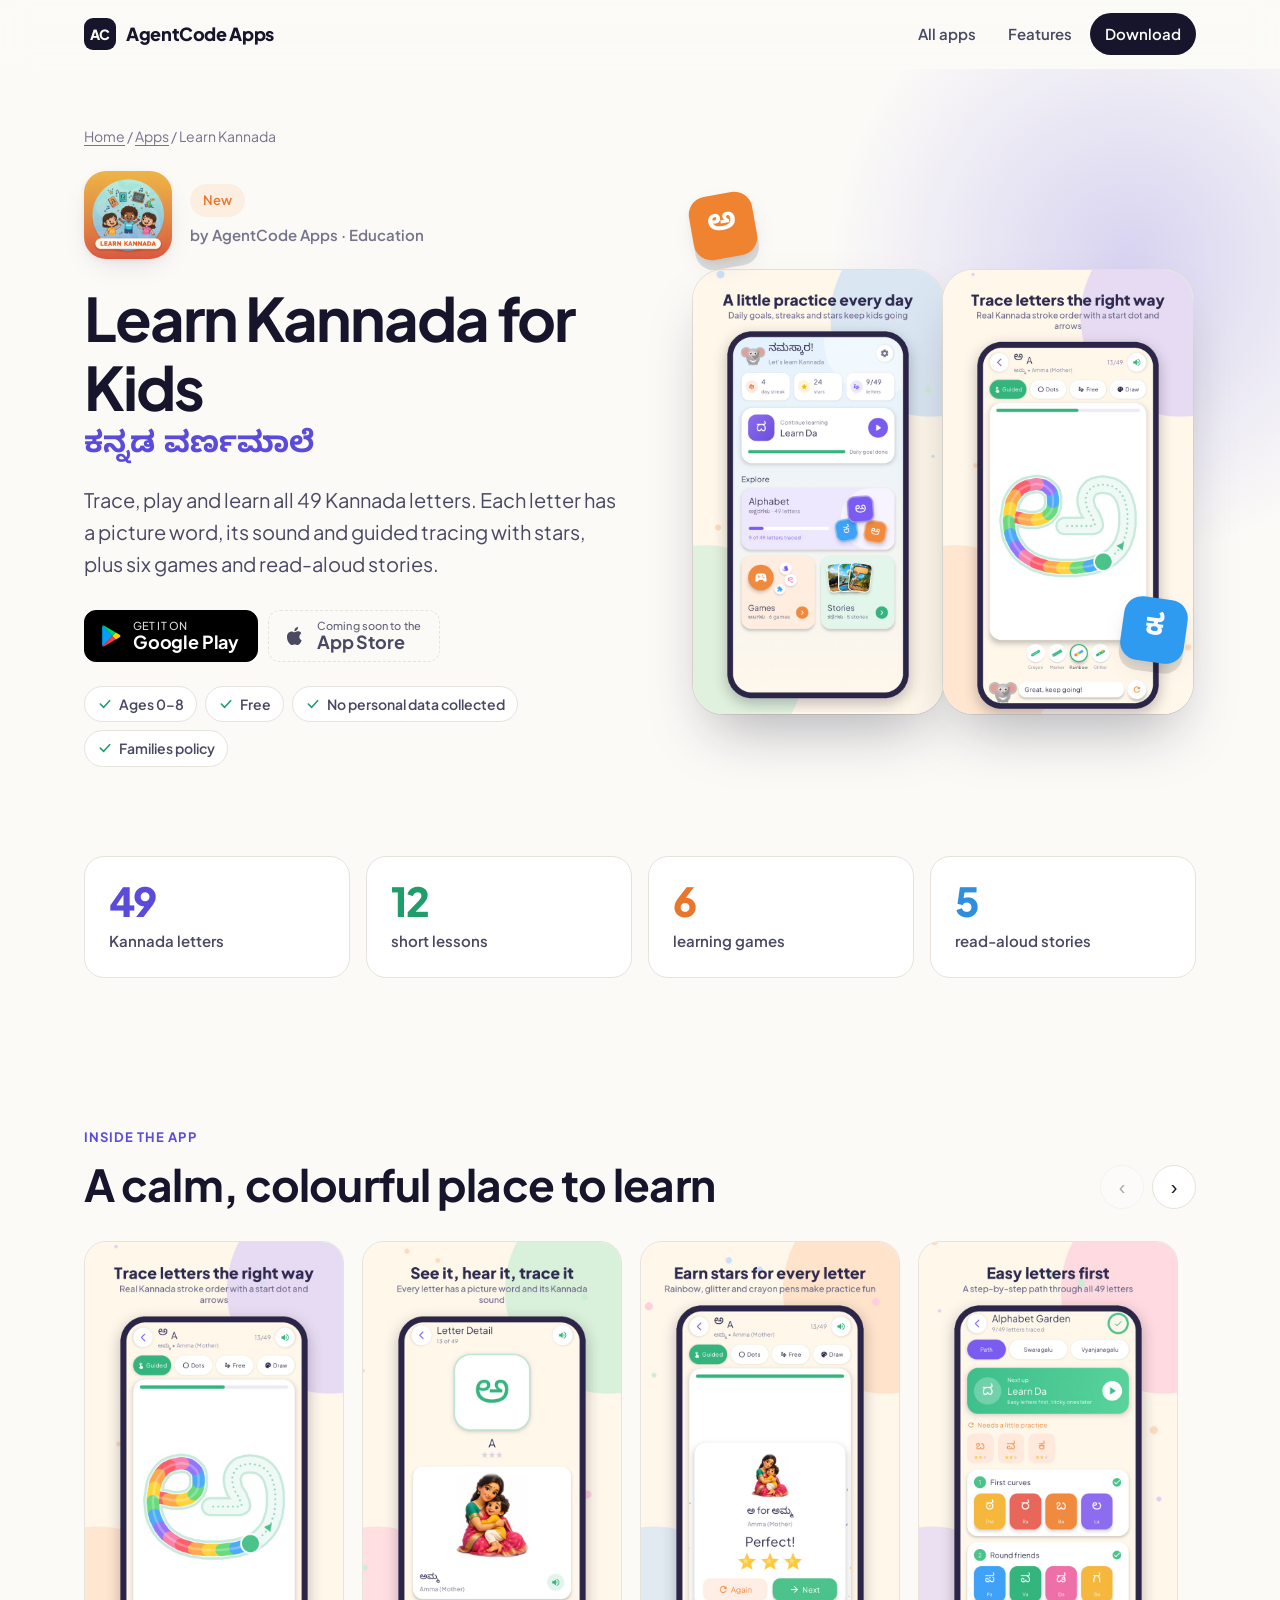
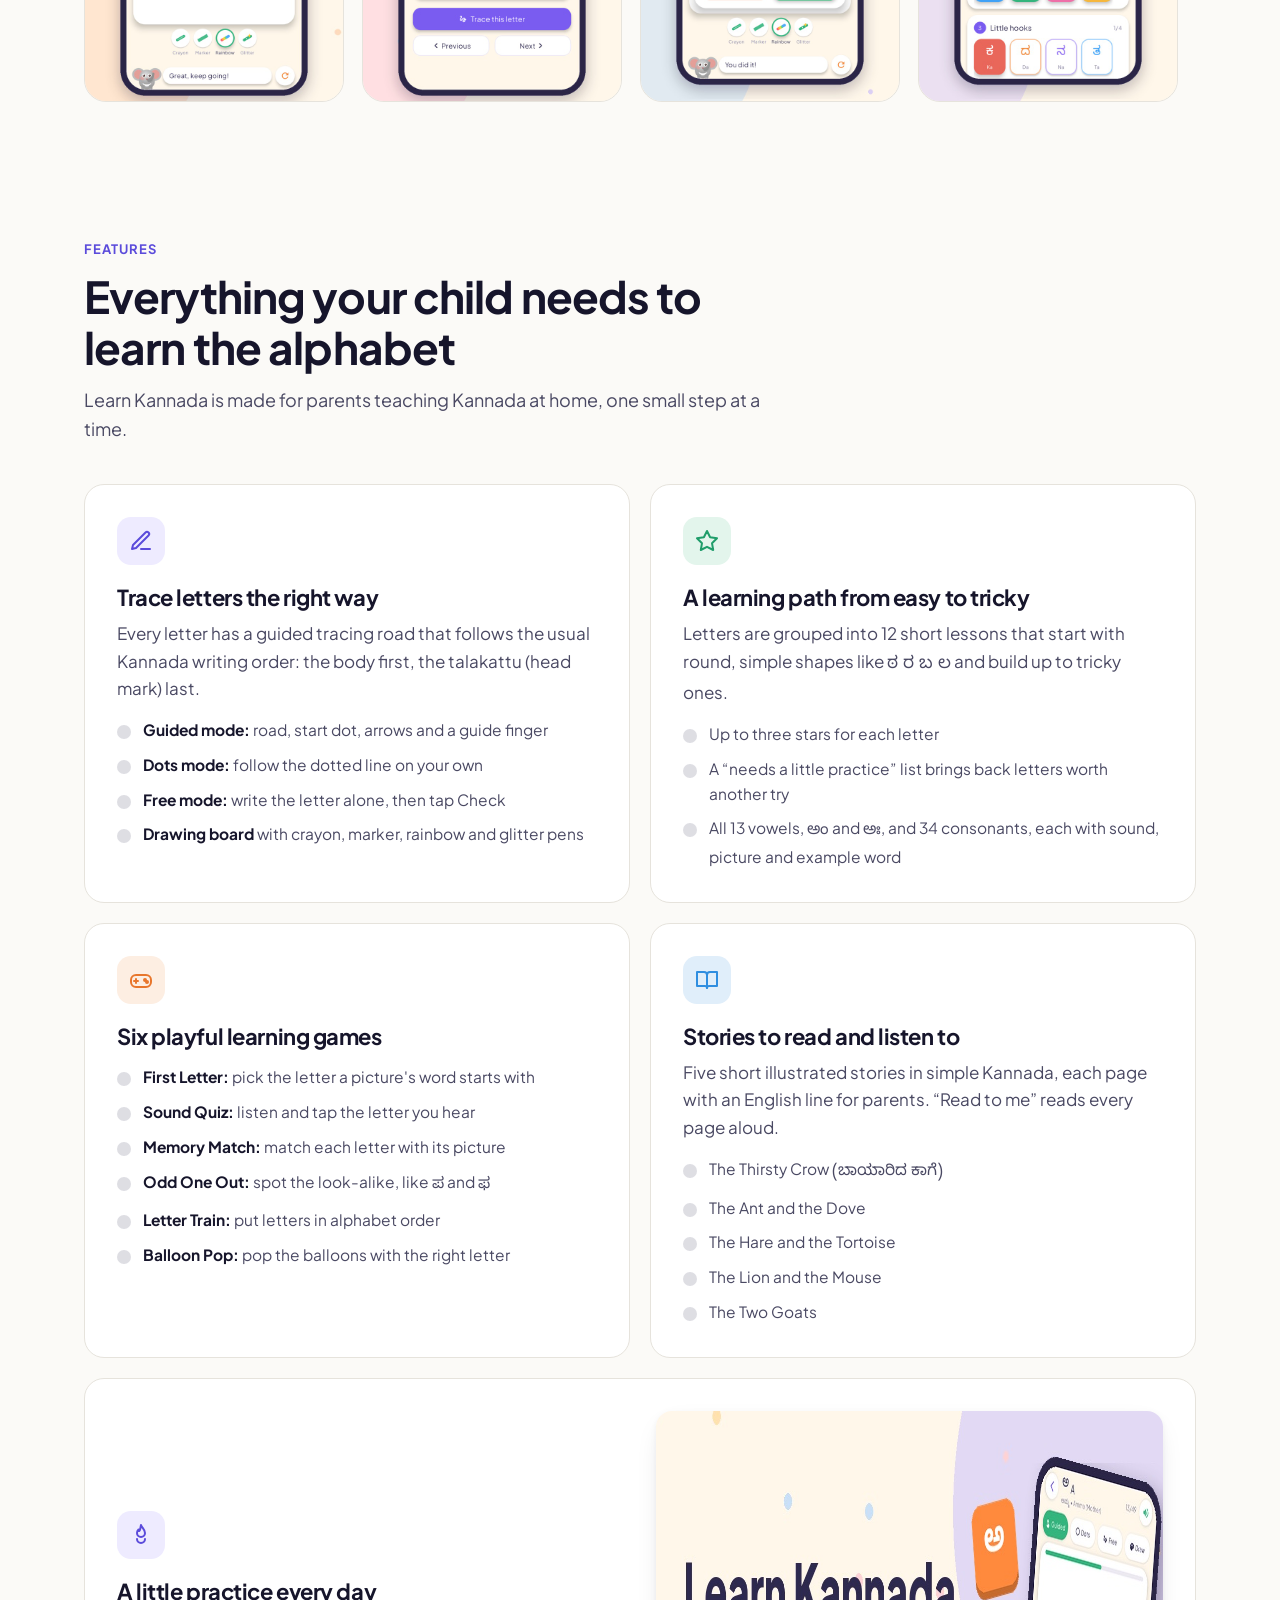
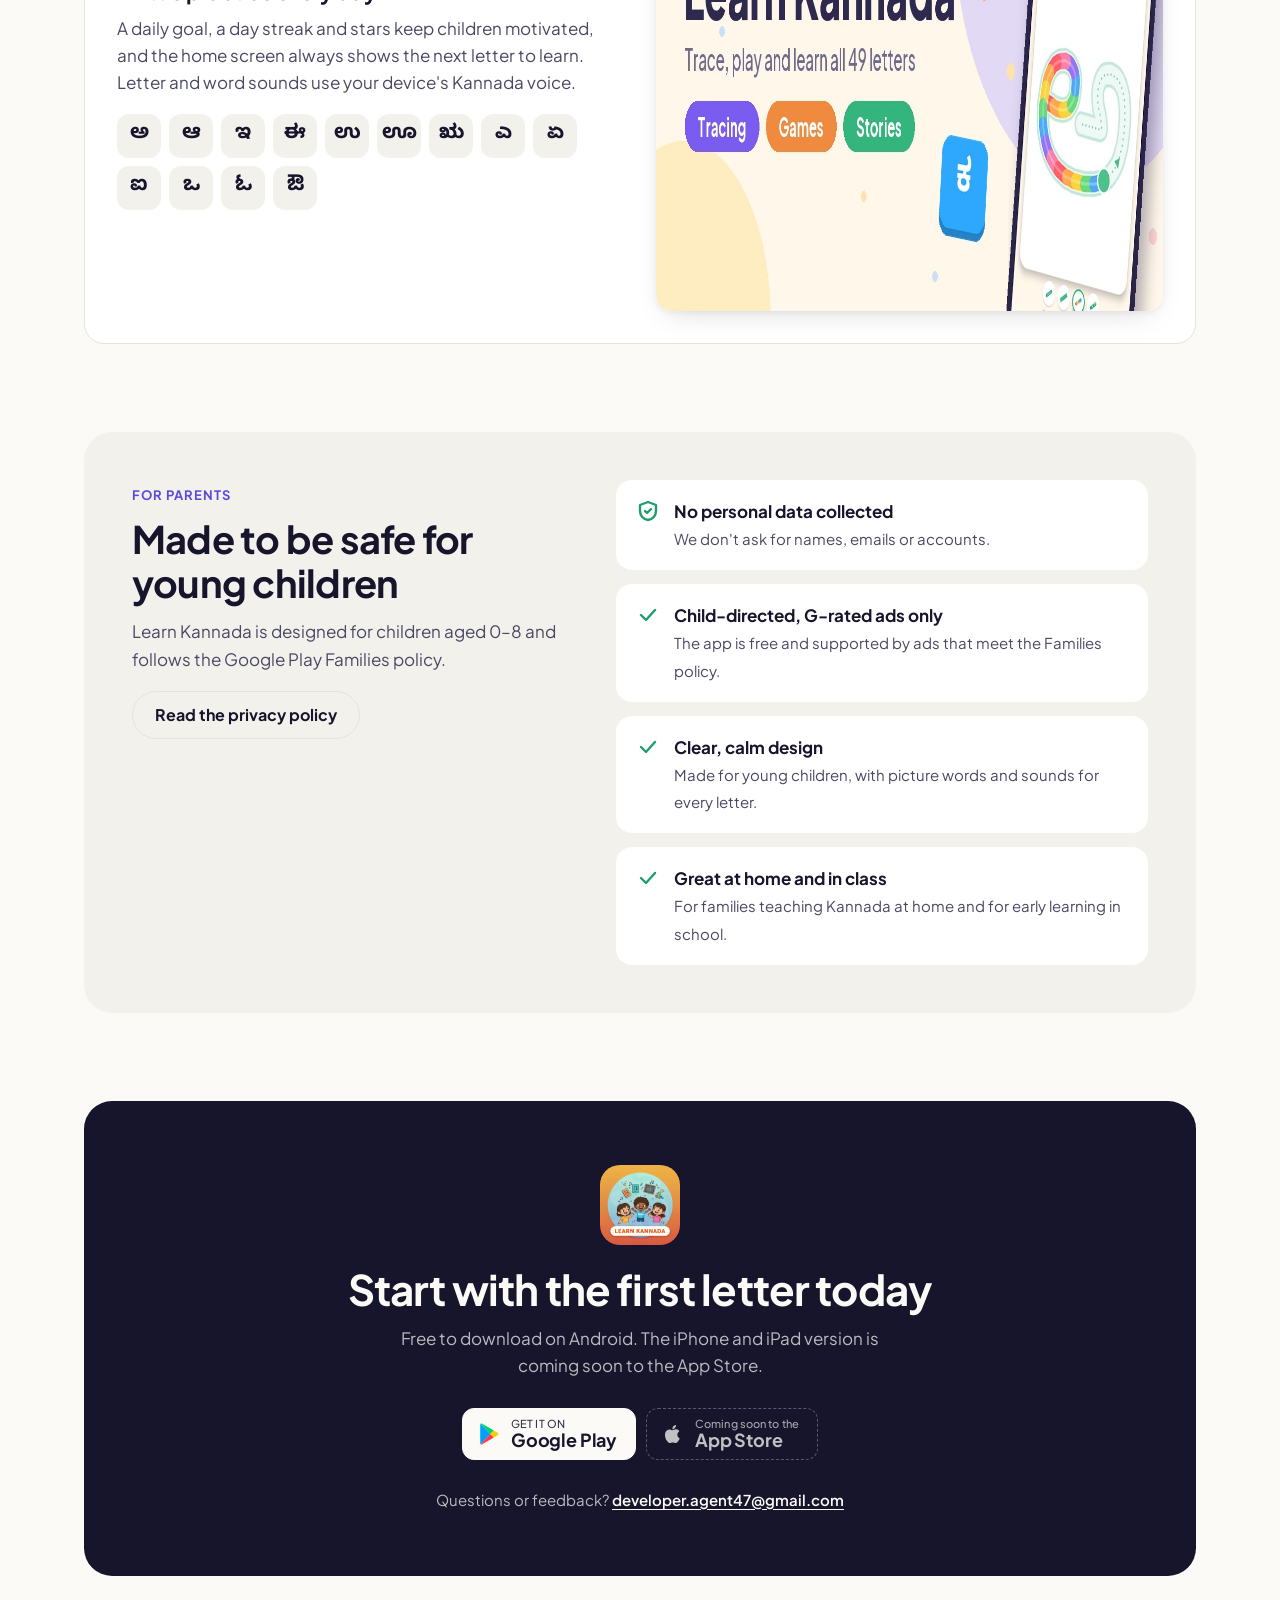
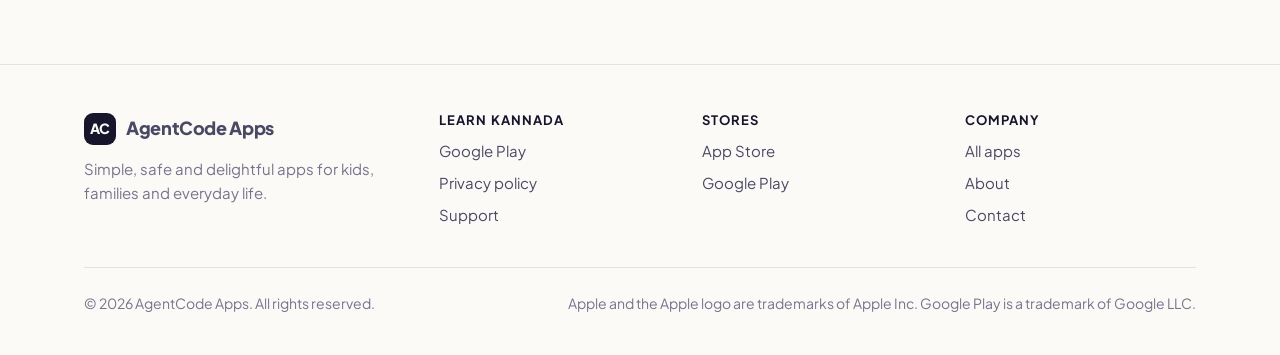
<file: public/learn-kannada/index.html>
<!doctype html>
<html lang="en">
<head>
  <meta charset="utf-8">
  <meta name="viewport" content="width=device-width, initial-scale=1">
  <title>Learn Kannada for Kids · Trace, play and read all 49 letters</title>
  <meta name="description" content="Learn Kannada helps children learn all 49 letters of the Kannada alphabet: guided tracing in the right stroke order, letter sounds, six learning games and read-aloud stories. Made for ages 0–8.">
  <link rel="canonical" href="https://agentcode-apps.web.app/learn-kannada/">
  <meta property="og:type" content="website">
  <meta property="og:title" content="Learn Kannada for Kids">
  <meta property="og:description" content="Trace, play and learn all 49 Kannada letters. Guided tracing, six learning games and read-aloud stories.">
  <meta property="og:url" content="https://agentcode-apps.web.app/learn-kannada/">
  <meta property="og:image" content="https://agentcode-apps.web.app/learn-kannada/img/feature.jpg">
  <meta name="twitter:card" content="summary_large_image">
  <meta name="theme-color" content="#fbfaf7" media="(prefers-color-scheme: light)">
  <meta name="theme-color" content="#0f0f1a" media="(prefers-color-scheme: dark)">
  <link rel="icon" href="../favicon.svg" type="image/svg+xml">
  <link rel="apple-touch-icon" href="../apple-touch-icon.png">
  <link rel="preconnect" href="https://fonts.googleapis.com">
  <link rel="preconnect" href="https://fonts.gstatic.com" crossorigin>
  <link href="https://fonts.googleapis.com/css2?family=Noto+Sans+Kannada:wght@500;700&family=Plus+Jakarta+Sans:wght@400;500;600;700;800&display=swap" rel="stylesheet">
  <link rel="stylesheet" href="../assets/site.css">
  <script type="application/ld+json">
  {
    "@context": "https://schema.org",
    "@type": "MobileApplication",
    "name": "Learn Kannada – Fun Learning",
    "operatingSystem": "Android",
    "applicationCategory": "EducationalApplication",
    "description": "Trace, play and learn all 49 Kannada letters. Guided tracing, six learning games and read-aloud stories for kids.",
    "image": "https://agentcode-apps.web.app/learn-kannada/img/icon.png",
    "offers": { "@type": "Offer", "price": "0", "priceCurrency": "USD" },
    "author": { "@type": "Organization", "name": "AgentCode Apps", "url": "https://agentcode-apps.web.app/" },
    "downloadUrl": "https://play.google.com/store/apps/details?id=com.agentcode47.learnkannada"
  }
  </script>
  <style>
    .kn { font-family: var(--font-kn); }

    /* Hero */
    .lk-hero { position: relative; padding: 56px 0 72px; overflow: hidden; }
    .lk-hero::before { content: ""; position: absolute; width: 620px; height: 620px; right: -160px; top: -120px; border-radius: 50%; background: radial-gradient(circle, color-mix(in srgb, var(--accent) 22%, transparent), transparent 68%); pointer-events: none; }
    .lk-hero-grid { position: relative; display: grid; grid-template-columns: 1.05fr .95fr; gap: 48px; align-items: center; }
    .crumbs { font-size: 14px; color: var(--ink-3); margin-bottom: 24px; }
    .crumbs a { color: var(--ink-3); }
    .app-id { display: flex; align-items: center; gap: 18px; }
    .app-id img { width: 88px; height: 88px; border-radius: 22px; box-shadow: var(--shadow-md); }
    .app-id .dev { color: var(--ink-3); font-weight: 600; font-size: 15px; }
    .lk-hero h1 { font-size: clamp(38px, 5.6vw, 60px); letter-spacing: -0.035em; margin-top: 24px; }
    .lk-hero h1 .kn { display: block; font-size: .5em; letter-spacing: 0; color: var(--accent); margin-top: 10px; font-weight: 700; }
    .lk-hero .lede { font-size: clamp(18px, 2vw, 20px); color: var(--ink-2); margin-top: 18px; max-width: 540px; }
    .lk-hero .badges { margin-top: 30px; }
    .meta { display: flex; flex-wrap: wrap; gap: 8px; margin-top: 24px; list-style: none; padding: 0; }
    .meta li { display: inline-flex; align-items: center; gap: 6px; padding: 6px 12px; border-radius: 999px; background: var(--surface); border: 1px solid var(--line); font-size: 14px; font-weight: 600; color: var(--ink-2); }
    .meta svg { width: 16px; height: 16px; stroke: var(--green); }
    .review-note { margin-top: 14px; font-size: 14px; color: var(--ink-3); }

    .phones { position: relative; display: flex; justify-content: center; align-items: flex-end; gap: 0; min-height: 520px; }
    .phone { width: 250px; border-radius: 30px; overflow: hidden; box-shadow: 0 30px 60px -20px rgba(22, 21, 43, .35), 0 0 0 1px var(--line); background: var(--surface); }
    .phone img { width: 100%; height: auto; }
    .phones .phone:first-child { transform: rotate(-6deg) translate(28px, 18px); z-index: 1; }
    .phones .phone:last-child { transform: rotate(5deg) translate(-28px, -10px); z-index: 2; }
    .float-letter { position: absolute; z-index: 3; width: 64px; height: 64px; border-radius: 18px; display: grid; place-items: center; color: #fff; font-family: var(--font-kn); font-weight: 700; font-size: 30px; box-shadow: 0 10px 0 rgba(0,0,0,.12), var(--shadow-md); }
    .float-letter.a { background: #f0832f; left: 0; top: 0; transform: rotate(-10deg); }
    .float-letter.b { background: #2f9bf0; right: 2%; bottom: 10%; transform: rotate(8deg); }
    @media (max-width: 920px) {
      .lk-hero { padding-top: 28px; }
      .lk-hero-grid { grid-template-columns: 1fr; gap: 32px; }
      .phones { min-height: 0; }
      .phone { width: 46%; max-width: 230px; border-radius: 24px; }
      .float-letter { width: 50px; height: 50px; font-size: 24px; border-radius: 14px; }
    }

    /* Stat strip */
    .stats { display: grid; grid-template-columns: repeat(4, 1fr); gap: 16px; }
    .stat { padding: 24px; border-radius: var(--radius); background: var(--surface); border: 1px solid var(--line); }
    .stat b { display: block; font-size: 40px; font-weight: 800; letter-spacing: -0.04em; line-height: 1; }
    .stat span { display: block; margin-top: 8px; color: var(--ink-2); font-weight: 600; font-size: 15px; }
    .stat:nth-child(1) b { color: var(--accent); }
    .stat:nth-child(2) b { color: var(--green); }
    .stat:nth-child(3) b { color: var(--orange); }
    .stat:nth-child(4) b { color: #2f8ee0; }
    @media (max-width: 760px) { .stats { grid-template-columns: 1fr 1fr; gap: 12px; } .stat { padding: 18px; } .stat b { font-size: 34px; } }

    /* Gallery */
    .gallery-wrap { position: relative; }
    .gallery { display: grid; grid-auto-flow: column; grid-auto-columns: 260px; gap: 18px; overflow-x: auto; scroll-snap-type: x mandatory; padding: 4px 4px 20px; margin: 0; list-style: none; scrollbar-width: thin; overscroll-behavior-x: contain; }
    .gallery li { scroll-snap-align: start; }
    .gallery img { width: 100%; height: auto; border-radius: 22px; border: 1px solid var(--line); background: var(--surface-2); }
    .gallery-controls { display: flex; gap: 8px; }
    .gallery-controls button { width: 44px; height: 44px; border-radius: 50%; border: 1px solid var(--line); background: var(--surface); color: var(--ink); font-size: 20px; cursor: pointer; display: grid; place-items: center; }
    .gallery-controls button:hover { border-color: var(--ink-3); }
    .gallery-controls button:disabled { opacity: .35; cursor: default; }
    .gallery-head { display: flex; align-items: flex-end; justify-content: space-between; gap: 24px; margin-bottom: 28px; }
    .gallery-head .section-head { margin-bottom: 0; }
    @media (max-width: 640px) { .gallery { grid-auto-columns: 72%; } .gallery-controls { display: none; } }

    /* Features */
    .features { display: grid; grid-template-columns: repeat(2, 1fr); gap: 20px; }
    .feature { padding: 32px; border-radius: var(--radius); background: var(--surface); border: 1px solid var(--line); }
    .feature .f-ico { width: 48px; height: 48px; border-radius: 14px; display: grid; place-items: center; margin-bottom: 20px; }
    .feature .f-ico svg { width: 24px; height: 24px; }
    .feature h3 { font-size: 22px; }
    .feature p { color: var(--ink-2); margin-top: 10px; }
    .feature ul { margin: 16px 0 0; padding: 0; list-style: none; display: grid; gap: 10px; }
    .feature li { position: relative; padding-left: 26px; color: var(--ink-2); font-size: 15.5px; }
    .feature li::before { content: ""; position: absolute; left: 0; top: 7px; width: 14px; height: 14px; border-radius: 50%; background: currentColor; opacity: .18; }
    .feature li b { color: var(--ink); font-weight: 700; }
    .f-purple .f-ico { background: var(--accent-soft); color: var(--accent); }
    .f-orange .f-ico { background: var(--orange-soft); color: var(--orange); }
    .f-green .f-ico { background: var(--green-soft); color: var(--green); }
    .f-blue .f-ico { background: color-mix(in srgb, #2f8ee0 15%, var(--surface)); color: #2f8ee0; }
    .feature.wide { grid-column: 1 / -1; display: grid; grid-template-columns: 1fr 1fr; gap: 32px; align-items: center; }
    .feature.wide img { border-radius: 16px; box-shadow: var(--shadow-md); }
    @media (max-width: 820px) { .features { grid-template-columns: 1fr; } .feature { padding: 24px; } .feature.wide { grid-template-columns: 1fr; } }

    /* Alphabet strip */
    .letters { display: flex; flex-wrap: wrap; gap: 8px; margin-top: 18px; }
    .letters span { width: 44px; height: 44px; border-radius: 12px; display: grid; place-items: center; font-family: var(--font-kn); font-weight: 700; font-size: 20px; background: var(--surface-2); color: var(--ink); }

    /* Parents / safety */
    .safety { display: grid; grid-template-columns: .9fr 1.1fr; gap: 48px; align-items: start; padding: 48px; border-radius: 28px; background: var(--surface-2); }
    .safety h2 { font-size: clamp(28px, 3.6vw, 38px); margin-top: 10px; }
    .safety > div > p { color: var(--ink-2); margin-top: 14px; }
    .checks { list-style: none; margin: 0; padding: 0; display: grid; gap: 14px; }
    .checks li { display: flex; gap: 14px; padding: 18px 20px; border-radius: 16px; background: var(--surface); }
    .checks svg { width: 24px; height: 24px; flex: none; stroke: var(--green); margin-top: 1px; }
    .checks b { display: block; }
    .checks span { color: var(--ink-2); font-size: 15px; }
    @media (max-width: 860px) { .safety { grid-template-columns: 1fr; padding: 28px 20px; gap: 28px; } }

    /* CTA */
    .cta { text-align: center; padding: 64px 24px; border-radius: 28px; background: var(--ink); color: var(--bg); }
    .cta img { width: 80px; height: 80px; border-radius: 20px; margin: 0 auto 20px; }
    .cta h2 { color: var(--bg); font-size: clamp(28px, 4vw, 42px); }
    .cta p { color: color-mix(in srgb, var(--bg) 72%, transparent); margin: 12px auto 0; max-width: 520px; }
    .cta .badges { justify-content: center; margin-top: 28px; }
    .cta .store-badge:not(.is-soon) { background: var(--bg); color: var(--ink); border-color: var(--bg); }
    .cta .store-badge.is-soon { color: color-mix(in srgb, var(--bg) 75%, transparent); border-color: color-mix(in srgb, var(--bg) 30%, transparent); }
    .cta .contact-line { margin-top: 28px; font-size: 15px; }
    .cta .contact-line a { color: var(--bg); font-weight: 600; }
  </style>
</head>
<body>
  <a class="skip-link" href="#main">Skip to content</a>

  <header class="site-header">
    <nav class="container nav" aria-label="Main">
      <a class="brand" href="../" aria-label="AgentCode Apps home"><span class="brand-mark" aria-hidden="true">AC</span>AgentCode Apps</a>
      <ul class="nav-links">
        <li class="hide-sm"><a href="../#apps">All apps</a></li>
        <li class="hide-sm"><a href="#features">Features</a></li>
        <li><a class="btn btn-primary btn-sm" href="#download" style="color:var(--bg)">Download</a></li>
      </ul>
    </nav>
  </header>

  <main id="main">
    <section class="lk-hero">
      <div class="container lk-hero-grid">
        <div>
          <nav class="crumbs" aria-label="Breadcrumb"><a href="../">Home</a> / <a href="../#apps">Apps</a> / <span aria-current="page">Learn Kannada</span></nav>
          <div class="app-id">
            <img src="img/icon.png" alt="Learn Kannada app icon" width="88" height="88">
            <div>
              <span class="pill tag-new" style="background:var(--orange-soft);color:var(--orange);border-color:transparent">New</span>
              <p class="dev" style="margin-top:6px">by AgentCode Apps · Education</p>
            </div>
          </div>
          <h1>Learn Kannada for Kids <span class="kn" lang="kn">ಕನ್ನಡ ವರ್ಣಮಾಲೆ</span></h1>
          <p class="lede">Trace, play and learn all 49 Kannada letters. Each letter has a picture word, its sound and guided tracing with stars, plus six games and read-aloud stories.</p>
          <div class="badges">
            <a class="store-badge" href="https://play.google.com/store/apps/details?id=com.agentcode47.learnkannada" rel="noopener" target="_blank" aria-label="Get Learn Kannada on Google Play">
              <svg viewBox="0 0 24 24" aria-hidden="true"><use href="#i-play"/></svg>
              <span><small>GET IT ON</small><b>Google Play</b></span>
            </a>
            <span class="store-badge is-soon" role="note" aria-label="Coming soon to the App Store">
              <svg viewBox="0 0 24 24" aria-hidden="true"><use href="#i-apple"/></svg>
              <span><small>Coming soon to the</small><b>App Store</b></span>
            </span>
          </div>
          <ul class="meta" aria-label="App details">
            <li><svg viewBox="0 0 24 24" fill="none" stroke-width="2.4" stroke-linecap="round" stroke-linejoin="round" aria-hidden="true"><path d="M5 12l5 5 9-10"/></svg>Ages 0–8</li>
            <li><svg viewBox="0 0 24 24" fill="none" stroke-width="2.4" stroke-linecap="round" stroke-linejoin="round" aria-hidden="true"><path d="M5 12l5 5 9-10"/></svg>Free</li>
            <li><svg viewBox="0 0 24 24" fill="none" stroke-width="2.4" stroke-linecap="round" stroke-linejoin="round" aria-hidden="true"><path d="M5 12l5 5 9-10"/></svg>No personal data collected</li>
            <li><svg viewBox="0 0 24 24" fill="none" stroke-width="2.4" stroke-linecap="round" stroke-linejoin="round" aria-hidden="true"><path d="M5 12l5 5 9-10"/></svg>Families policy</li>
          </ul>
        </div>
        <div class="phones" aria-hidden="true">
          <span class="float-letter a">ಅ</span>
          <div class="phone"><img src="img/05_home.jpg" alt="" width="1080" height="1920"></div>
          <div class="phone"><img src="img/01_trace.jpg" alt="" width="1080" height="1920"></div>
          <span class="float-letter b">ಕ</span>
        </div>
      </div>
    </section>

    <section class="section-tight" style="padding-top:0" aria-label="At a glance">
      <div class="container stats">
        <div class="stat"><b>49</b><span>Kannada letters</span></div>
        <div class="stat"><b>12</b><span>short lessons</span></div>
        <div class="stat"><b>6</b><span>learning games</span></div>
        <div class="stat"><b>5</b><span>read-aloud stories</span></div>
      </div>
    </section>

    <section class="section" id="screenshots" aria-labelledby="shots-title">
      <div class="container">
        <div class="gallery-head">
          <div class="section-head">
            <span class="eyebrow">Inside the app</span>
            <h2 id="shots-title">A calm, colourful place to learn</h2>
          </div>
          <div class="gallery-controls">
            <button type="button" data-dir="-1" aria-label="Previous screenshots">‹</button>
            <button type="button" data-dir="1" aria-label="Next screenshots">›</button>
          </div>
        </div>
        <div class="gallery-wrap">
          <ul class="gallery" id="gallery" tabindex="0" aria-label="Screenshots, scroll sideways for more">
            <li><img src="img/01_trace.jpg" width="1080" height="1920" loading="lazy" alt="Guided tracing of a Kannada letter with a rainbow road, start dot and arrows"></li>
            <li><img src="img/02_letter.jpg" width="1080" height="1920" loading="lazy" alt="A letter card with its picture word and sound button"></li>
            <li><img src="img/03_stars.jpg" width="1080" height="1920" loading="lazy" alt="Earning stars after tracing a letter"></li>
            <li><img src="img/04_path.jpg" width="1080" height="1920" loading="lazy" alt="The learning path of lessons from easy to tricky letters"></li>
            <li><img src="img/05_home.jpg" width="1080" height="1920" loading="lazy" alt="Home screen with day streak, stars and the next letter to learn"></li>
            <li><img src="img/06_games.jpg" width="1080" height="1920" loading="lazy" alt="The six learning games"></li>
            <li><img src="img/07_firstletter.jpg" width="1080" height="1920" loading="lazy" alt="The First Letter game: pick the letter a picture's word starts with"></li>
            <li><img src="img/08_story.jpg" width="1080" height="1920" loading="lazy" alt="An illustrated story page in Kannada with an English line for parents"></li>
          </ul>
        </div>
      </div>
    </section>

    <section class="section" id="features" style="padding-top:24px" aria-labelledby="features-title">
      <div class="container">
        <div class="section-head">
          <span class="eyebrow">Features</span>
          <h2 id="features-title">Everything your child needs to learn the alphabet</h2>
          <p>Learn Kannada is made for parents teaching Kannada at home, one small step at a time.</p>
        </div>

        <div class="features">
          <article class="feature f-purple">
            <div class="f-ico"><svg viewBox="0 0 24 24" fill="none" stroke="currentColor" stroke-width="2" stroke-linecap="round" stroke-linejoin="round" aria-hidden="true"><path d="M12 20h9"/><path d="M16.5 3.5a2.1 2.1 0 0 1 3 3L7 19l-4 1 1-4Z"/></svg></div>
            <h3>Trace letters the right way</h3>
            <p>Every letter has a guided tracing road that follows the usual Kannada writing order: the body first, the talakattu (head mark) last.</p>
            <ul>
              <li><b>Guided mode:</b> road, start dot, arrows and a guide finger</li>
              <li><b>Dots mode:</b> follow the dotted line on your own</li>
              <li><b>Free mode:</b> write the letter alone, then tap Check</li>
              <li><b>Drawing board</b> with crayon, marker, rainbow and glitter pens</li>
            </ul>
          </article>

          <article class="feature f-green">
            <div class="f-ico"><svg viewBox="0 0 24 24" fill="none" stroke="currentColor" stroke-width="2" stroke-linecap="round" stroke-linejoin="round" aria-hidden="true"><path d="M12 2l3.1 6.3 6.9 1-5 4.9 1.2 6.8L12 17.8 5.8 21l1.2-6.8-5-4.9 6.9-1z"/></svg></div>
            <h3>A learning path from easy to tricky</h3>
            <p>Letters are grouped into 12 short lessons that start with round, simple shapes like <span class="kn" lang="kn">ಠ ರ ಬ ಲ</span> and build up to tricky ones.</p>
            <ul>
              <li>Up to three stars for each letter</li>
              <li>A “needs a little practice” list brings back letters worth another try</li>
              <li>All 13 vowels, <span class="kn" lang="kn">ಅಂ</span> and <span class="kn" lang="kn">ಅಃ</span>, and 34 consonants, each with sound, picture and example word</li>
            </ul>
          </article>

          <article class="feature f-orange">
            <div class="f-ico"><svg viewBox="0 0 24 24" fill="none" stroke="currentColor" stroke-width="2" stroke-linecap="round" stroke-linejoin="round" aria-hidden="true"><rect x="2" y="7" width="20" height="12" rx="5"/><path d="M7 11v4M5 13h4"/><circle cx="16" cy="12" r="1"/><circle cx="18" cy="14" r="1"/></svg></div>
            <h3>Six playful learning games</h3>
            <ul>
              <li><b>First Letter:</b> pick the letter a picture's word starts with</li>
              <li><b>Sound Quiz:</b> listen and tap the letter you hear</li>
              <li><b>Memory Match:</b> match each letter with its picture</li>
              <li><b>Odd One Out:</b> spot the look-alike, like <span class="kn" lang="kn">ಪ</span> and <span class="kn" lang="kn">ಫ</span></li>
              <li><b>Letter Train:</b> put letters in alphabet order</li>
              <li><b>Balloon Pop:</b> pop the balloons with the right letter</li>
            </ul>
          </article>

          <article class="feature f-blue">
            <div class="f-ico"><svg viewBox="0 0 24 24" fill="none" stroke="currentColor" stroke-width="2" stroke-linecap="round" stroke-linejoin="round" aria-hidden="true"><path d="M2 4h7a3 3 0 0 1 3 3v13a2 2 0 0 0-2-2H2z"/><path d="M22 4h-7a3 3 0 0 0-3 3v13a2 2 0 0 1 2-2h8z"/></svg></div>
            <h3>Stories to read and listen to</h3>
            <p>Five short illustrated stories in simple Kannada, each page with an English line for parents. “Read to me” reads every page aloud.</p>
            <ul>
              <li>The Thirsty Crow <span class="kn" lang="kn">(ಬಾಯಾರಿದ ಕಾಗೆ)</span></li>
              <li>The Ant and the Dove</li>
              <li>The Hare and the Tortoise</li>
              <li>The Lion and the Mouse</li>
              <li>The Two Goats</li>
            </ul>
          </article>

          <article class="feature f-purple wide">
            <div>
              <div class="f-ico"><svg viewBox="0 0 24 24" fill="none" stroke="currentColor" stroke-width="2" stroke-linecap="round" stroke-linejoin="round" aria-hidden="true"><path d="M12 2c1 3 4 4.5 4 8a4 4 0 0 1-8 0c0-1.5.5-2.5 1.5-3.5C9.5 9 11 9 12 2z"/><path d="M8 16a4 4 0 0 0 8 0"/></svg></div>
              <h3>A little practice every day</h3>
              <p>A daily goal, a day streak and stars keep children motivated, and the home screen always shows the next letter to learn. Letter and word sounds use your device's Kannada voice.</p>
              <div class="letters kn" lang="kn" aria-label="Some of the vowels">
                <span>ಅ</span><span>ಆ</span><span>ಇ</span><span>ಈ</span><span>ಉ</span><span>ಊ</span><span>ಋ</span><span>ಎ</span><span>ಏ</span><span>ಐ</span><span>ಒ</span><span>ಓ</span><span>ಔ</span>
              </div>
            </div>
            <img src="img/feature.jpg" alt="Learn Kannada: trace, play and learn all 49 letters, with tracing, games and stories" width="1024" height="500" loading="lazy">
          </article>
        </div>
      </div>
    </section>

    <section class="section" style="padding-top:0" id="parents" aria-labelledby="parents-title">
      <div class="container">
        <div class="safety">
          <div>
            <span class="eyebrow">For parents</span>
            <h2 id="parents-title">Made to be safe for young children</h2>
            <p>Learn Kannada is designed for children aged 0–8 and follows the Google Play Families policy.</p>
            <p style="margin-top:18px"><a class="btn btn-ghost" href="https://sishin.github.io/learn-kannada-privacy/" rel="noopener" target="_blank">Read the privacy policy</a></p>
          </div>
          <ul class="checks">
            <li><svg viewBox="0 0 24 24" fill="none" stroke-width="2.4" stroke-linecap="round" stroke-linejoin="round" aria-hidden="true"><path d="M12 3l8 3v6c0 4.5-3.4 8.3-8 9-4.6-.7-8-4.5-8-9V6l8-3z"/><path d="M9 12l2 2 4-4"/></svg><div><b>No personal data collected</b><span>We don't ask for names, emails or accounts.</span></div></li>
            <li><svg viewBox="0 0 24 24" fill="none" stroke-width="2.4" stroke-linecap="round" stroke-linejoin="round" aria-hidden="true"><path d="M5 12l5 5 9-10"/></svg><div><b>Child-directed, G-rated ads only</b><span>The app is free and supported by ads that meet the Families policy.</span></div></li>
            <li><svg viewBox="0 0 24 24" fill="none" stroke-width="2.4" stroke-linecap="round" stroke-linejoin="round" aria-hidden="true"><path d="M5 12l5 5 9-10"/></svg><div><b>Clear, calm design</b><span>Made for young children, with picture words and sounds for every letter.</span></div></li>
            <li><svg viewBox="0 0 24 24" fill="none" stroke-width="2.4" stroke-linecap="round" stroke-linejoin="round" aria-hidden="true"><path d="M5 12l5 5 9-10"/></svg><div><b>Great at home and in class</b><span>For families teaching Kannada at home and for early learning in school.</span></div></li>
          </ul>
        </div>
      </div>
    </section>

    <section class="section" style="padding-top:0" id="download" aria-labelledby="download-title">
      <div class="container">
        <div class="cta">
          <img src="img/icon.png" alt="" width="80" height="80">
          <h2 id="download-title">Start with the first letter today</h2>
          <p>Free to download on Android. The iPhone and iPad version is coming soon to the App Store.</p>
          <div class="badges">
            <a class="store-badge" href="https://play.google.com/store/apps/details?id=com.agentcode47.learnkannada" rel="noopener" target="_blank" aria-label="Get Learn Kannada on Google Play">
              <svg viewBox="0 0 24 24" aria-hidden="true"><use href="#i-play"/></svg>
              <span><small>GET IT ON</small><b>Google Play</b></span>
            </a>
            <span class="store-badge is-soon" role="note" aria-label="Coming soon to the App Store">
              <svg viewBox="0 0 24 24" aria-hidden="true"><use href="#i-apple"/></svg>
              <span><small>Coming soon to the</small><b>App Store</b></span>
            </span>
          </div>
          <p class="contact-line">Questions or feedback? <a href="mailto:developer.agent47@gmail.com">developer.agent47@gmail.com</a></p>
        </div>
      </div>
    </section>
  </main>

  <footer class="site-footer">
    <div class="container">
      <div class="footer-grid">
        <div class="footer-about">
          <a class="brand" href="../"><span class="brand-mark" aria-hidden="true">AC</span>AgentCode Apps</a>
          <p>Simple, safe and delightful apps for kids, families and everyday life.</p>
        </div>
        <div>
          <h3>Learn Kannada</h3>
          <ul>
            <li><a href="https://play.google.com/store/apps/details?id=com.agentcode47.learnkannada" rel="noopener" target="_blank">Google Play</a></li>
            <li><a href="https://sishin.github.io/learn-kannada-privacy/" rel="noopener" target="_blank">Privacy policy</a></li>
            <li><a href="mailto:developer.agent47@gmail.com">Support</a></li>
          </ul>
        </div>
        <div>
          <h3>Stores</h3>
          <ul>
            <li><a href="https://apps.apple.com/us/developer/chill-guy/id1856081124" rel="noopener" target="_blank">App Store</a></li>
            <li><a href="https://play.google.com/store/apps/developer?id=AgentCodeApps" rel="noopener" target="_blank">Google Play</a></li>
          </ul>
        </div>
        <div>
          <h3>Company</h3>
          <ul>
            <li><a href="../#apps">All apps</a></li>
            <li><a href="../#about">About</a></li>
            <li><a href="mailto:developer.agent47@gmail.com">Contact</a></li>
          </ul>
        </div>
      </div>
      <div class="footer-bottom">
        <span>© 2026 AgentCode Apps. All rights reserved.</span>
        <span>Apple and the Apple logo are trademarks of Apple Inc. Google Play is a trademark of Google LLC.</span>
      </div>
    </div>
  </footer>

  <svg width="0" height="0" style="position:absolute" aria-hidden="true">
    <symbol id="i-apple" viewBox="0 0 24 24"><path fill="currentColor" d="M16.37 12.6c-.02-2.3 1.88-3.4 1.96-3.46-1.07-1.56-2.73-1.78-3.32-1.8-1.41-.14-2.76.83-3.48.83-.72 0-1.82-.81-3-.79-1.54.02-2.96.9-3.76 2.28-1.6 2.78-.41 6.9 1.15 9.16.76 1.1 1.67 2.34 2.86 2.3 1.15-.05 1.58-.74 2.97-.74 1.38 0 1.77.74 2.98.72 1.23-.02 2.01-1.12 2.76-2.23.87-1.28 1.23-2.52 1.25-2.58-.03-.01-2.4-.92-2.42-3.65zM14.1 5.86c.63-.77 1.06-1.83.94-2.89-.91.04-2.01.61-2.66 1.37-.58.67-1.09 1.75-.95 2.79 1.01.08 2.04-.51 2.67-1.27z"/></symbol>
    <symbol id="i-play" viewBox="0 0 24 24"><path fill="#00a0ff" d="M3.61 1.81 13.42 12 3.61 22.19c-.25-.26-.4-.66-.4-1.16V2.97c0-.5.15-.9.4-1.16z"/><path fill="#00d36e" d="M16.81 8.6 13.42 12 3.61 1.81c.37-.39.98-.44 1.67-.05l11.53 6.84z"/><path fill="#ff3a44" d="M16.81 15.4 5.28 22.24c-.69.39-1.3.34-1.67-.05L13.42 12l3.39 3.4z"/><path fill="#ffd000" d="M20.6 10.8c1.1.62 1.1 1.78 0 2.4l-3.79 2.2L13.42 12l3.39-3.4 3.79 2.2z"/></symbol>
  </svg>

  <script>
    (function () {
      var header = document.querySelector('.site-header');
      var onScroll = function () { header.classList.toggle('scrolled', window.scrollY > 8); };
      window.addEventListener('scroll', onScroll, { passive: true }); onScroll();

      var g = document.getElementById('gallery');
      var btns = document.querySelectorAll('.gallery-controls button');
      function update() {
        btns[0].disabled = g.scrollLeft <= 4;
        btns[1].disabled = g.scrollLeft + g.clientWidth >= g.scrollWidth - 4;
      }
      btns.forEach(function (b) {
        b.addEventListener('click', function () {
          g.scrollBy({ left: Number(b.dataset.dir) * (g.clientWidth * 0.8), behavior: 'smooth' });
        });
      });
      g.addEventListener('scroll', update, { passive: true });
      window.addEventListener('resize', update); update();
    })();
  </script>
</body>
</html>
</file>
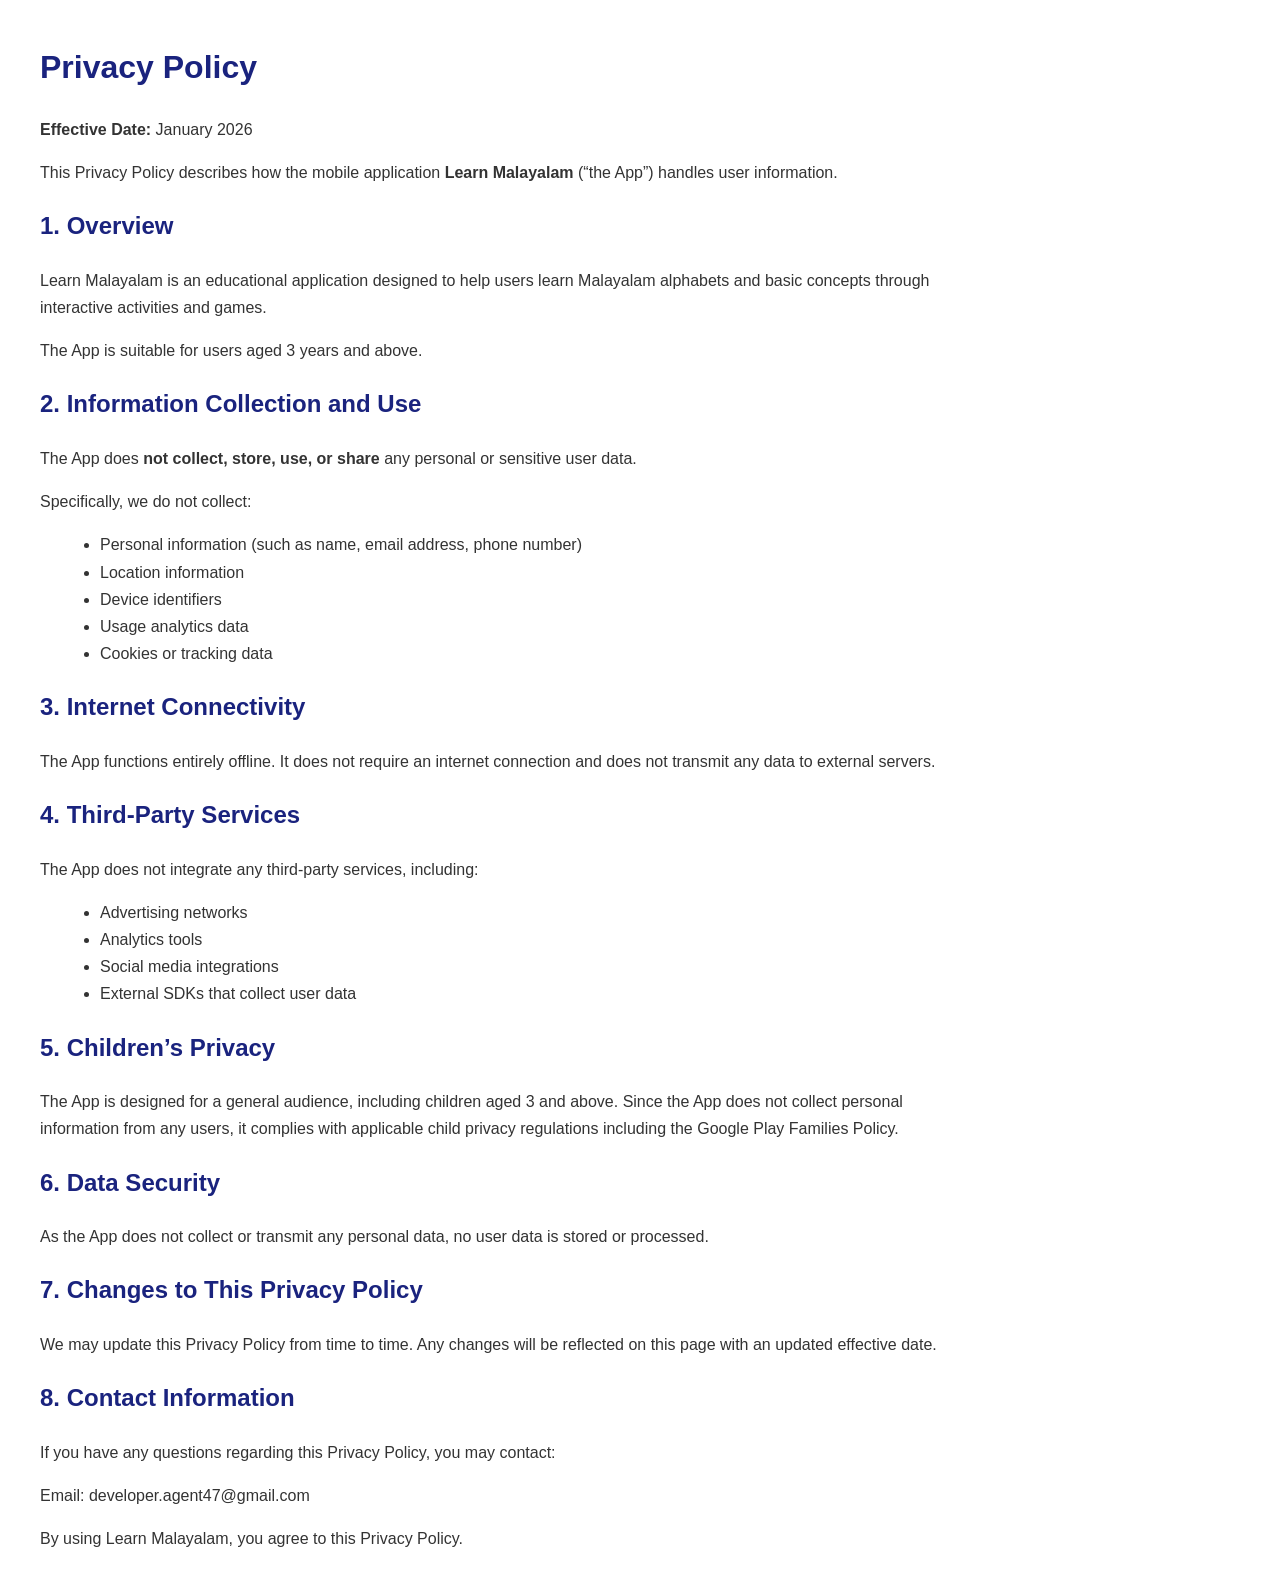
<file: public/privacy.html>
<!DOCTYPE html>
<html lang="en">

<head>
    <meta charset="UTF-8">
    <title>Privacy Policy – Learn Malayalam</title>
    <meta name="viewport" content="width=device-width, initial-scale=1.0">
    <style>
        body {
            font-family: Arial, sans-serif;
            line-height: 1.7;
            margin: 40px;
            max-width: 900px;
            color: #333;
        }

        h1,
        h2 {
            color: #1a237e;
        }

        ul {
            margin-left: 20px;
        }
    </style>
</head>

<body>

    <h1>Privacy Policy</h1>
    <p><strong>Effective Date:</strong> January 2026</p>

    <p>This Privacy Policy describes how the mobile application <strong>Learn Malayalam</strong> (“the App”) handles
        user information.</p>

    <h2>1. Overview</h2>
    <p>Learn Malayalam is an educational application designed to help users learn Malayalam alphabets and basic concepts
        through interactive activities and games.</p>
    <p>The App is suitable for users aged 3 years and above.</p>

    <h2>2. Information Collection and Use</h2>
    <p>The App does <strong>not collect, store, use, or share</strong> any personal or sensitive user data.</p>

    <p>Specifically, we do not collect:</p>
    <ul>
        <li>Personal information (such as name, email address, phone number)</li>
        <li>Location information</li>
        <li>Device identifiers</li>
        <li>Usage analytics data</li>
        <li>Cookies or tracking data</li>
    </ul>

    <h2>3. Internet Connectivity</h2>
    <p>The App functions entirely offline. It does not require an internet connection and does not transmit any data to
        external servers.</p>

    <h2>4. Third-Party Services</h2>
    <p>The App does not integrate any third-party services, including:</p>
    <ul>
        <li>Advertising networks</li>
        <li>Analytics tools</li>
        <li>Social media integrations</li>
        <li>External SDKs that collect user data</li>
    </ul>

    <h2>5. Children’s Privacy</h2>
    <p>The App is designed for a general audience, including children aged 3 and above. Since the App does not collect
        personal information from any users, it complies with applicable child privacy regulations including the Google
        Play Families Policy.</p>

    <h2>6. Data Security</h2>
    <p>As the App does not collect or transmit any personal data, no user data is stored or processed.</p>

    <h2>7. Changes to This Privacy Policy</h2>
    <p>We may update this Privacy Policy from time to time. Any changes will be reflected on this page with an updated
        effective date.</p>

    <h2>8. Contact Information</h2>
    <p>If you have any questions regarding this Privacy Policy, you may contact:</p>
    <p>
        Email: developer.agent47@gmail.com
    </p>

    <p>By using Learn Malayalam, you agree to this Privacy Policy.</p>

</body>

</html>
</file>
<file: public/assets/site.css>
/* AgentCode Apps — shared styles */
:root {
  --bg: #fbfaf7;
  --surface: #ffffff;
  --surface-2: #f3f1ec;
  --ink: #16152b;
  --ink-2: #4a4963;
  --ink-3: #75748c;
  --line: #e6e3dc;
  --accent: #5b4bdb;
  --accent-ink: #ffffff;
  --accent-soft: #eeebff;
  --green: #1f9d6a;
  --green-soft: #e3f5ec;
  --orange: #e8762c;
  --orange-soft: #fdeee2;
  --shadow-sm: 0 1px 2px rgba(22, 21, 43, .06), 0 1px 1px rgba(22, 21, 43, .04);
  --shadow-md: 0 10px 30px -12px rgba(22, 21, 43, .18), 0 2px 6px rgba(22, 21, 43, .05);
  --radius: 20px;
  --radius-sm: 12px;
  --max: 1160px;
  --gutter: 24px;
  --font: "Plus Jakarta Sans", system-ui, -apple-system, "Segoe UI", Roboto, sans-serif;
  --font-kn: "Noto Sans Kannada", "Plus Jakarta Sans", system-ui, sans-serif;
  color-scheme: light;
}

@media (prefers-color-scheme: dark) {
  :root:not([data-theme="light"]) {
    --bg: #0f0f1a;
    --surface: #171726;
    --surface-2: #1e1e30;
    --ink: #f2f1fa;
    --ink-2: #c4c3d6;
    --ink-3: #9291aa;
    --line: #2a2a40;
    --accent: #8d80ff;
    --accent-ink: #0f0f1a;
    --accent-soft: #24214a;
    --green: #4fd19a;
    --green-soft: #173327;
    --orange: #ff9d5c;
    --orange-soft: #36241a;
    --shadow-sm: 0 1px 2px rgba(0, 0, 0, .4);
    --shadow-md: 0 14px 34px -14px rgba(0, 0, 0, .7);
    color-scheme: dark;
  }
}

*, *::before, *::after { box-sizing: border-box; }
html { scroll-behavior: smooth; -webkit-text-size-adjust: 100%; }
@media (prefers-reduced-motion: reduce) { html { scroll-behavior: auto; } *, *::before, *::after { transition: none !important; animation: none !important; } }
body {
  margin: 0;
  background: var(--bg);
  color: var(--ink);
  font-family: var(--font);
  font-size: 17px;
  line-height: 1.6;
  -webkit-font-smoothing: antialiased;
  overflow-x: hidden;
}
img { max-width: 100%; display: block; }
a { color: var(--accent); text-underline-offset: 3px; }
h1, h2, h3 { line-height: 1.15; letter-spacing: -0.02em; margin: 0; color: var(--ink); }
p { margin: 0; }
:focus-visible { outline: 3px solid var(--accent); outline-offset: 3px; border-radius: 6px; }

.container { width: 100%; max-width: var(--max); margin: 0 auto; padding: 0 var(--gutter); }
.skip-link { position: absolute; left: 12px; top: -48px; background: var(--ink); color: var(--bg); padding: 10px 14px; border-radius: 10px; z-index: 100; text-decoration: none; font-weight: 600; }
.skip-link:focus { top: 12px; }
.visually-hidden { position: absolute !important; width: 1px; height: 1px; overflow: hidden; clip: rect(0 0 0 0); white-space: nowrap; }

/* Header */
.site-header {
  position: sticky; top: 0; z-index: 50;
  background: color-mix(in srgb, var(--bg) 82%, transparent);
  backdrop-filter: saturate(160%) blur(14px);
  -webkit-backdrop-filter: saturate(160%) blur(14px);
  border-bottom: 1px solid transparent;
  transition: border-color .2s;
}
.site-header.scrolled { border-bottom-color: var(--line); }
.nav { display: flex; align-items: center; justify-content: space-between; height: 68px; gap: 16px; }
.brand { white-space: nowrap; display: inline-flex; align-items: center; gap: 10px; color: var(--ink); text-decoration: none; font-weight: 800; font-size: 18px; letter-spacing: -0.02em; }
.brand-mark { width: 32px; height: 32px; border-radius: 9px; background: var(--ink); color: var(--bg); display: grid; place-items: center; font-size: 14px; font-weight: 800; letter-spacing: -0.04em; }
.nav-links { display: flex; align-items: center; gap: 4px; list-style: none; margin: 0; padding: 0; }
.nav-links a { white-space: nowrap; display: block; padding: 8px 14px; border-radius: 999px; color: var(--ink-2); text-decoration: none; font-weight: 600; font-size: 15px; }
.nav-links a:hover { color: var(--ink); background: var(--surface-2); }
.nav-links a[aria-current="page"] { color: var(--ink); }
@media (max-width: 640px) {
  :root { --gutter: 16px; }
  .nav-links .hide-sm { display: none; }
  .nav-links a { padding: 8px 10px; }
}

/* Buttons */
.btn { display: inline-flex; align-items: center; justify-content: center; gap: 8px; min-height: 48px; padding: 0 22px; border-radius: 999px; font-weight: 700; font-size: 16px; text-decoration: none; border: 1px solid transparent; transition: transform .15s, background .15s, border-color .15s; }
.btn:hover { transform: translateY(-1px); }
.btn-primary { background: var(--ink); color: var(--bg); }
.btn-ghost { background: transparent; color: var(--ink); border-color: var(--line); }
.btn-ghost:hover { border-color: var(--ink-3); }
.btn-sm { min-height: 40px; padding: 0 16px; font-size: 14px; }

/* Store badges */
.badges { display: flex; flex-wrap: wrap; gap: 10px; }
.store-badge { display: inline-flex; align-items: center; gap: 10px; min-height: 52px; padding: 7px 18px 7px 14px; border-radius: 12px; background: #000; color: #fff; text-decoration: none; border: 1px solid #000; transition: transform .15s, box-shadow .15s; }
.store-badge:hover { transform: translateY(-1px); box-shadow: var(--shadow-md); }
.store-badge svg { width: 24px; height: 24px; flex: none; }
.store-badge span { display: flex; flex-direction: column; line-height: 1.1; text-align: left; }
.store-badge small { font-size: 11px; font-weight: 500; opacity: .85; letter-spacing: .01em; }
.store-badge b { font-size: 18px; font-weight: 700; letter-spacing: -0.01em; }
.store-badge.is-soon { background: transparent; color: var(--ink-2); border: 1.5px dashed var(--line); cursor: default; }
.store-badge.is-soon:hover { transform: none; box-shadow: none; }
@media (prefers-color-scheme: dark) { :root:not([data-theme="light"]) .store-badge:not(.is-soon) { border-color: #3a3a52; } }

.store-chip { display: inline-flex; align-items: center; gap: 6px; height: 36px; padding: 0 12px; border-radius: 10px; font-size: 13px; font-weight: 700; text-decoration: none; background: var(--ink); color: var(--bg); transition: opacity .15s; }
.store-chip:hover { opacity: .85; }
.store-chip svg { width: 15px; height: 15px; }
.store-chip.is-soon { background: var(--surface-2); color: var(--ink-3); cursor: default; }
.store-chip.is-soon:hover { opacity: 1; }

/* Eyebrow / pills */
.eyebrow { display: inline-flex; align-items: center; gap: 8px; font-size: 13px; font-weight: 700; letter-spacing: .08em; text-transform: uppercase; color: var(--accent); }
.pill { display: inline-flex; align-items: center; gap: 6px; padding: 5px 12px; border-radius: 999px; font-size: 13px; font-weight: 600; background: var(--surface); border: 1px solid var(--line); color: var(--ink-2); }
.dot { width: 8px; height: 8px; border-radius: 50%; background: var(--green); box-shadow: 0 0 0 4px var(--green-soft); }

/* Sections */
.section { padding: 88px 0; }
.section-tight { padding: 56px 0; }
.section-head { max-width: 680px; margin-bottom: 40px; }
.section-head h2 { font-size: clamp(30px, 4.2vw, 44px); margin-top: 10px; }
.section-head p { color: var(--ink-2); margin-top: 14px; font-size: 18px; }
@media (max-width: 640px) { .section { padding: 64px 0; } .section-head { margin-bottom: 28px; } }

/* Footer */
.site-footer { border-top: 1px solid var(--line); padding: 48px 0 40px; color: var(--ink-3); font-size: 15px; }
.footer-grid { display: grid; grid-template-columns: 1.4fr 1fr 1fr 1fr; gap: 32px; }
.footer-grid h3 { font-size: 13px; text-transform: uppercase; letter-spacing: .08em; color: var(--ink); margin-bottom: 12px; }
.footer-grid ul { list-style: none; padding: 0; margin: 0; display: grid; gap: 8px; }
.footer-grid a { color: var(--ink-2); text-decoration: none; }
.footer-grid a:hover { color: var(--ink); text-decoration: underline; }
.footer-about p { margin-top: 12px; max-width: 320px; }
.footer-bottom { margin-top: 40px; padding-top: 24px; border-top: 1px solid var(--line); display: flex; flex-wrap: wrap; justify-content: space-between; gap: 12px; font-size: 14px; }
@media (max-width: 820px) { .footer-grid { grid-template-columns: 1fr 1fr; } .footer-about { grid-column: 1 / -1; } }
</file>
